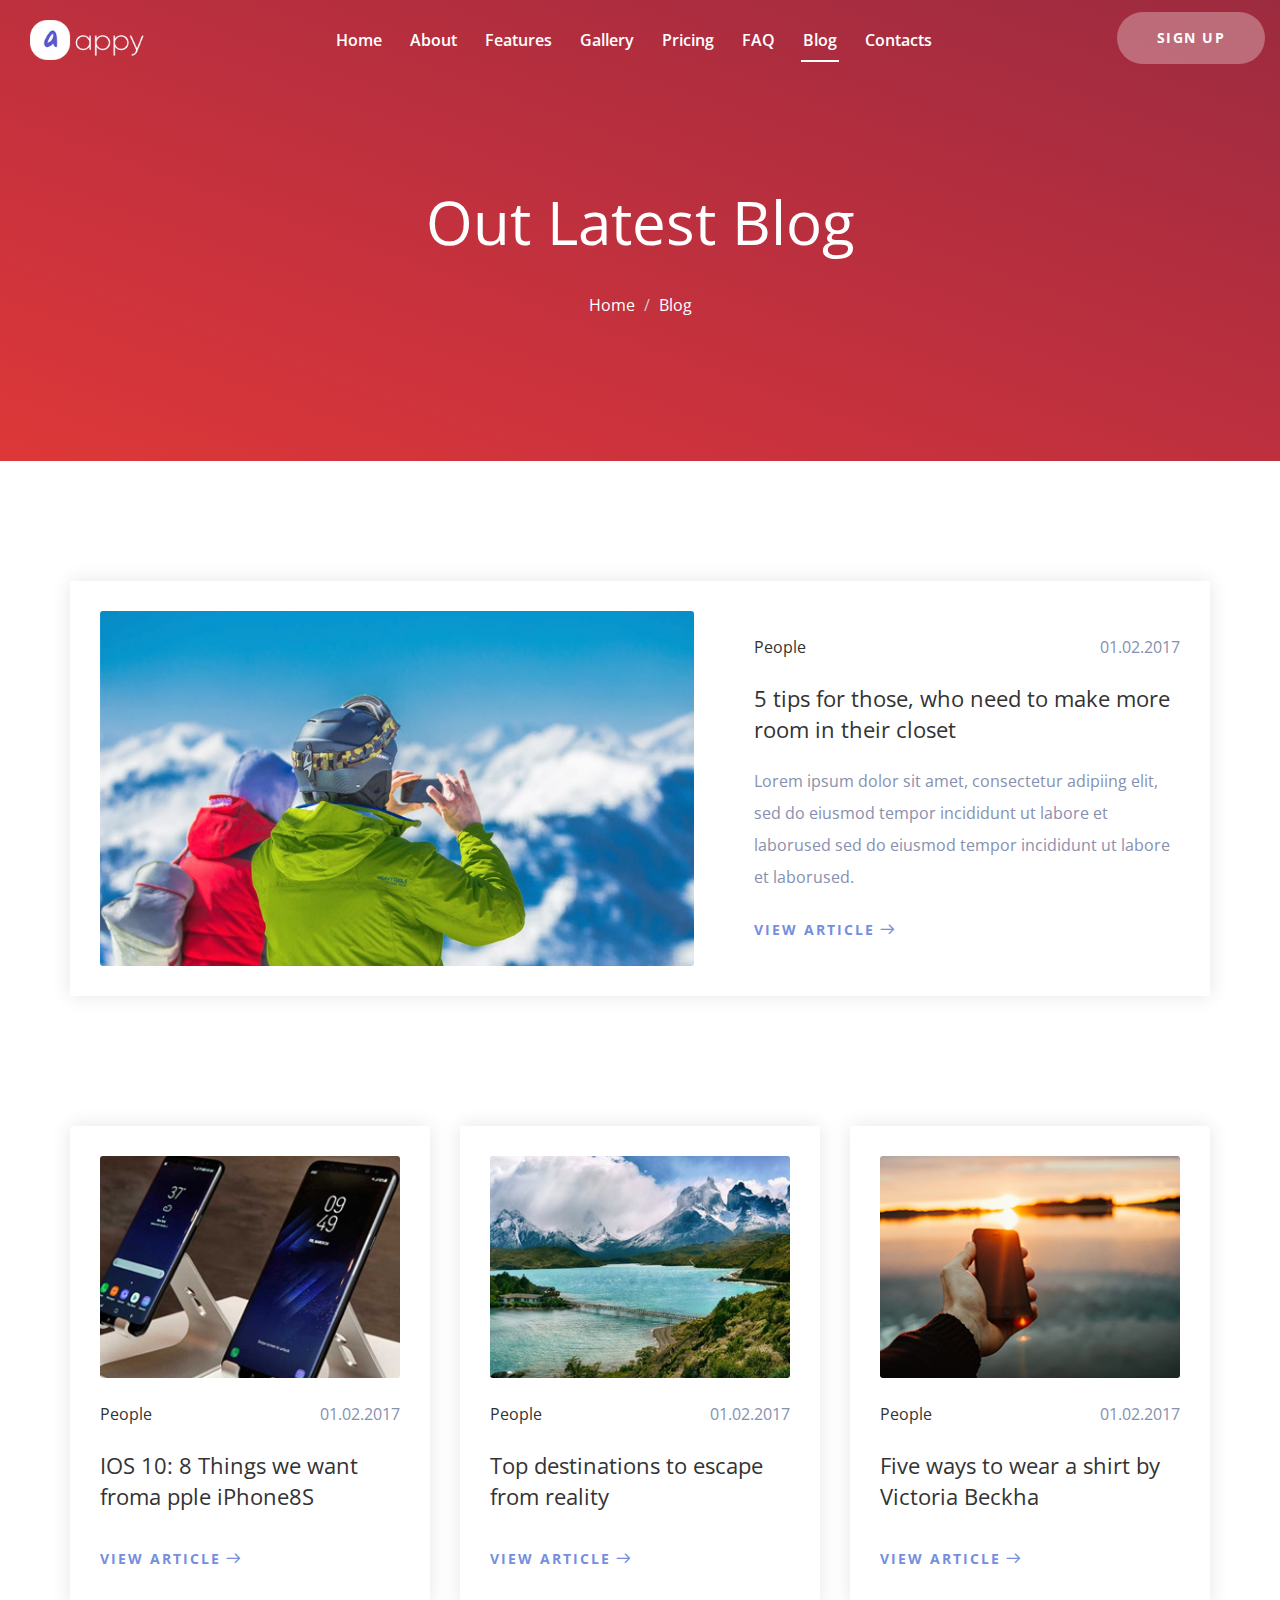
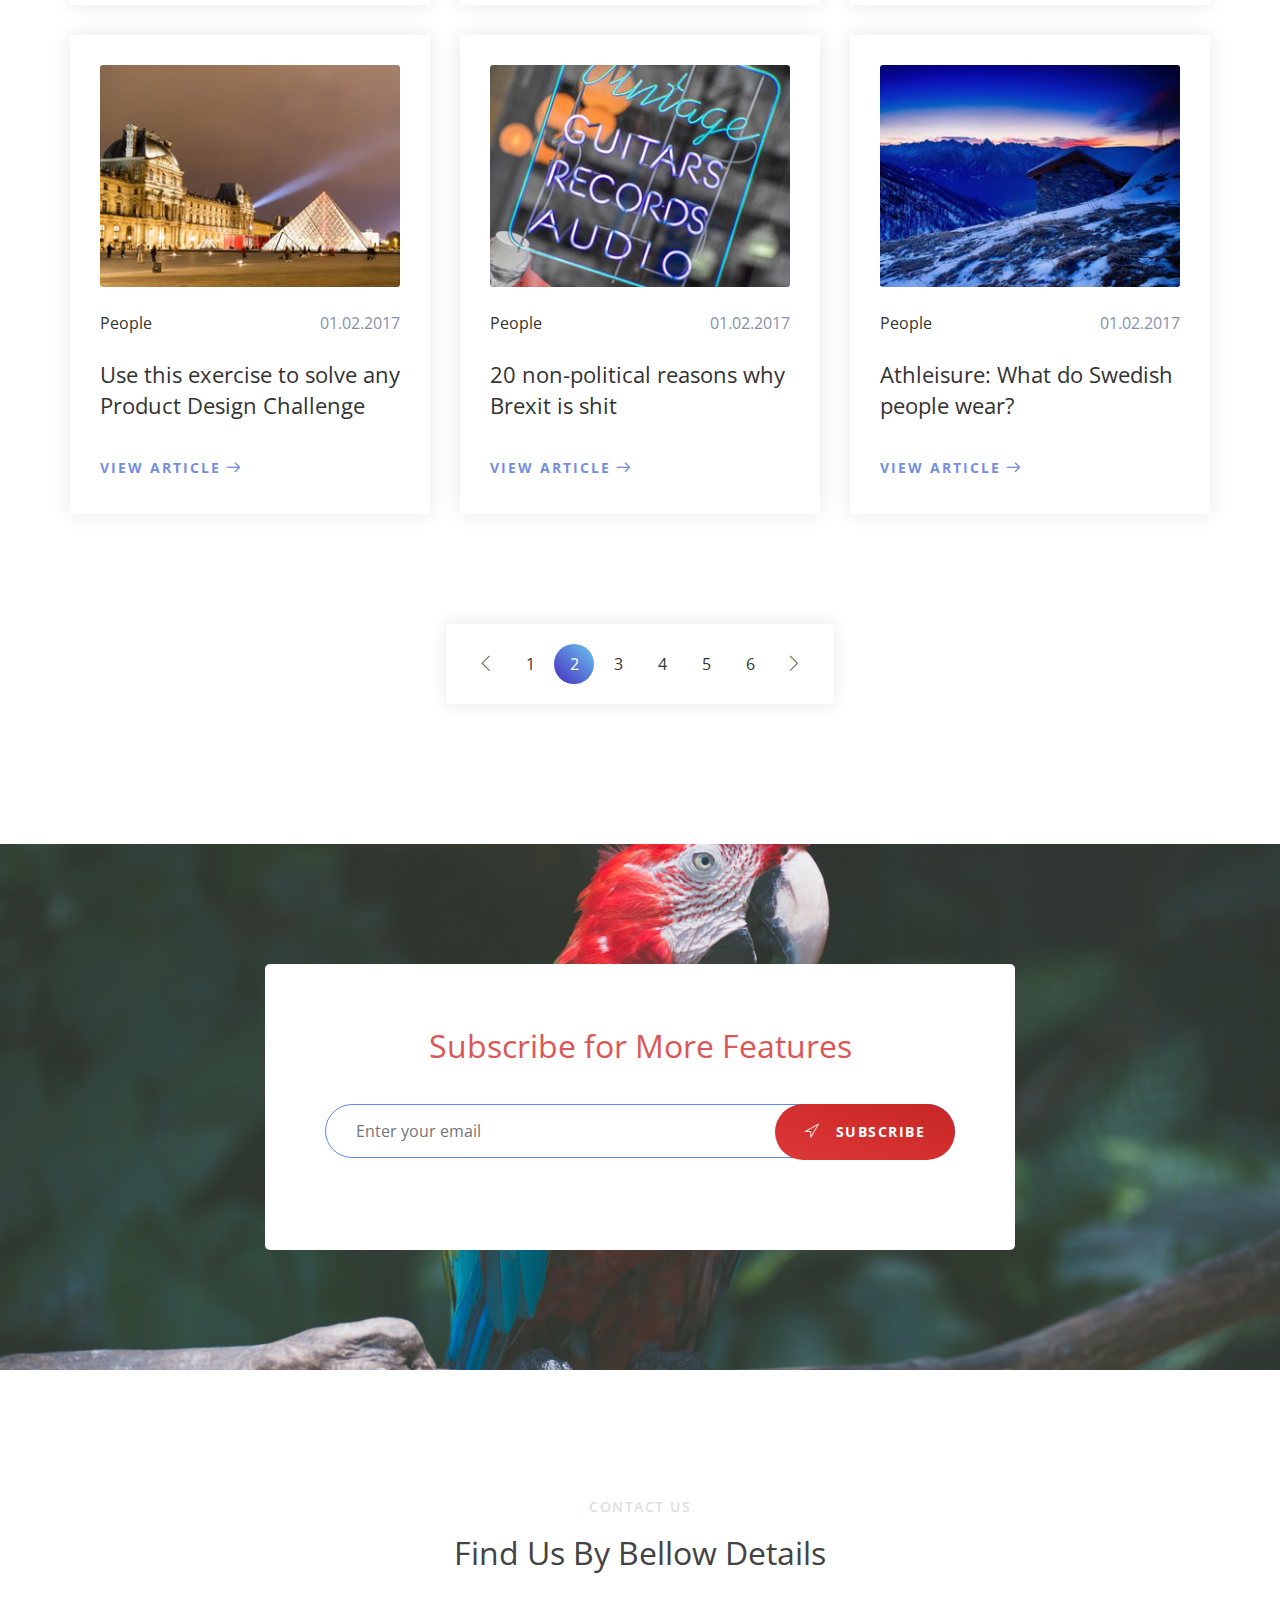
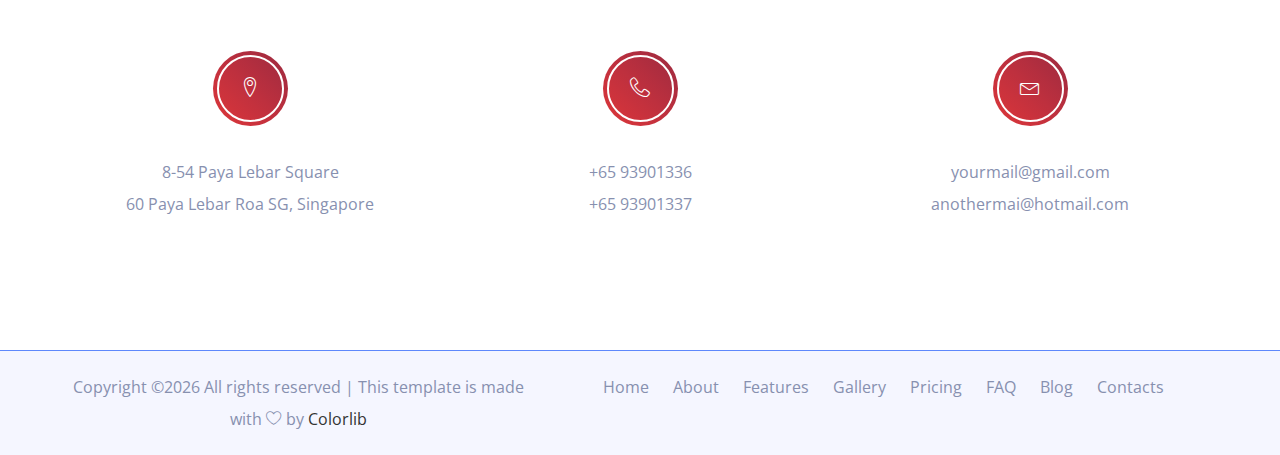
<file: blog.html>
<!doctype html>
<html class="no-js" lang="zxx">

<head>
    <meta charset="utf-8">
    <meta name="author" content="Ashekur Rahman">
    <meta name="description" content="">
    <meta name="keywords" content="HTML,CSS,XML,JavaScript">
    <meta http-equiv="x-ua-compatible" content="ie=edge">
    <meta name="viewport" content="width=device-width, initial-scale=1.0">
    <!-- Title -->
    <title>Appy App Landing Template.</title>
    <!-- Place favicon.ico in the root directory -->
    <link rel="apple-touch-icon" href="images/apple-touch-icon.png">
    <link rel="shortcut icon" type="image/ico" href="images/favicon.ico" />
    <!-- Plugin-CSS -->
    <link rel="stylesheet" href="css/bootstrap.min.css">
    <link rel="stylesheet" href="css/owl.carousel.min.css">
    <link rel="stylesheet" href="css/linearicons.css">
    <link rel="stylesheet" href="css/magnific-popup.css">
    <link rel="stylesheet" href="css/animate.css">
    <!-- Main-Stylesheets -->
    <link rel="stylesheet" href="css/normalize.css">
    <link rel="stylesheet" href="style.css">
    <link rel="stylesheet" href="css/responsive.css">
    <script src="js/vendor/modernizr-2.8.3.min.js"></script>
    <!--[if lt IE 9]>
        <script src="//oss.maxcdn.com/html5shiv/3.7.2/html5shiv.min.js"></script>
        <script src="//oss.maxcdn.com/respond/1.4.2/respond.min.js"></script>
    <![endif]-->
</head>

<body data-spy="scroll" data-target=".mainmenu-area">
    <!-- Preloader-content -->
    <div class="preloader">
        <span><i class="lnr lnr-sun"></i></span>
    </div>
    <!-- MainMenu-Area -->
    <nav class="mainmenu-area" data-spy="affix" data-offset-top="200">
        <div class="container-fluid">
            <div class="navbar-header">
                <button type="button" class="navbar-toggle" data-toggle="collapse" data-target="#primary_menu">
                    <span class="icon-bar"></span>
                    <span class="icon-bar"></span>
                    <span class="icon-bar"></span>
                </button>
                <a class="navbar-brand" href="#"><img src="images/logo.png" alt="Logo"></a>
            </div>
            <div class="collapse navbar-collapse" id="primary_menu">
                <ul class="nav navbar-nav mainmenu">
                    <li><a href="index.html#home_page">Home</a></li>
                    <li><a href="index.html#about_page">About</a></li>
                    <li><a href="index.html#features_page">Features</a></li>
                    <li><a href="index.html#gallery_page">Gallery</a></li>
                    <li><a href="index.html#price_page">Pricing</a></li>
                    <li><a href="index.html#questions_page">FAQ</a></li>
                    <li class="active"><a href="blog.html">Blog</a></li>
                    <li><a href="index.html#contact_page">Contacts</a></li>
                </ul>
                <div class="right-button hidden-xs">
                    <a href="#">Sign Up</a>
                </div>
            </div>
        </div>
    </nav>
    <!-- MainMenu-Area-End -->

    <header class="site-header">
        <div class="container">
            <div class="row">
                <div class="col-xs-12 text-center">
                    <h1 class="white-color">Out Latest Blog</h1>
                    <ul class="breadcrumb">
                        <li><a href="index.html">Home</a></li>
                        <li>Blog</li>
                    </ul>
                </div>
            </div>
        </div>
    </header>
    <div class="section-padding">
        <div class="container">
            <div class="row">
                <div class="col-xs-12">
                    <article class="post-single sticky">
                        <figure class="post-media">
                            <img src="images/sticky-image.jpg" alt="">
                        </figure>
                        <div class="post-body">
                            <div class="post-meta">
                                <div class="post-tags"><a href="#">People</a></div>
                                <div class="post-date">01.02.2017</div>
                            </div>
                            <h4 class="dark-color"><a href="single.html">5 tips for those, who need to make more room in their closet</a></h4>
                            <p>Lorem ipsum dolor sit amet, consectetur adipiing elit, sed do eiusmod tempor incididunt ut labore et laborused sed do eiusmod tempor incididunt ut labore et laborused.</p>
                            <a href="single.html" class="read-more">View Article</a>
                        </div>
                    </article>
                    <div class="space-100"></div>
                </div>
            </div>
            <div class="row">
                <div class="col-xs-12 col-sm-6 col-md-4">
                    <article class="post-single">
                        <figure class="post-media">
                            <img src="images/blog-1.jpg" alt="">
                        </figure>
                        <div class="post-body">
                            <div class="post-meta">
                                <div class="post-tags"><a href="#">People</a></div>
                                <div class="post-date">01.02.2017</div>
                            </div>
                            <h4 class="dark-color"><a href="single.html">IOS 10: 8 Things we want froma pple iPhone8S</a></h4>
                            <a href="single.html" class="read-more">View Article</a>
                        </div>
                    </article>
                </div>
                <div class="col-xs-12 col-sm-6 col-md-4">
                    <article class="post-single">
                        <figure class="post-media">
                            <img src="images/blog-2.jpg" alt="">
                        </figure>
                        <div class="post-body">
                            <div class="post-meta">
                                <div class="post-tags"><a href="#">People</a></div>
                                <div class="post-date">01.02.2017</div>
                            </div>
                            <h4 class="dark-color"><a href="single.html">Top destinations to escape from reality</a></h4>
                            <a href="single.html" class="read-more">View Article</a>
                        </div>
                    </article>
                </div>
                <div class="col-xs-12 col-sm-6 col-md-4">
                    <article class="post-single">
                        <figure class="post-media">
                            <img src="images/blog-3.jpg" alt="">
                        </figure>
                        <div class="post-body">
                            <div class="post-meta">
                                <div class="post-tags"><a href="#">People</a></div>
                                <div class="post-date">01.02.2017</div>
                            </div>
                            <h4 class="dark-color"><a href="single.html">Five ways to wear a shirt by Victoria Beckha</a></h4>
                            <a href="single.html" class="read-more">View Article</a>
                        </div>
                    </article>
                </div>
                <div class="col-xs-12 col-sm-6 col-md-4">
                    <article class="post-single">
                        <figure class="post-media">
                            <img src="images/blog-4.jpg" alt="">
                        </figure>
                        <div class="post-body">
                            <div class="post-meta">
                                <div class="post-tags"><a href="#">People</a></div>
                                <div class="post-date">01.02.2017</div>
                            </div>
                            <h4 class="dark-color"><a href="single.html">Use this exercise to solve any Product Design Challenge</a></h4>
                            <a href="single.html" class="read-more">View Article</a>
                        </div>
                    </article>
                </div>
                <div class="col-xs-12 col-sm-6 col-md-4">
                    <article class="post-single">
                        <figure class="post-media">
                            <img src="images/blog-5.jpg" alt="">
                        </figure>
                        <div class="post-body">
                            <div class="post-meta">
                                <div class="post-tags"><a href="#">People</a></div>
                                <div class="post-date">01.02.2017</div>
                            </div>
                            <h4 class="dark-color"><a href="single.html">20 non-political reasons why Brexit is shit</a></h4>
                            <a href="single.html" class="read-more">View Article</a>
                        </div>
                    </article>
                </div>
                <div class="col-xs-12 col-sm-6 col-md-4">
                    <article class="post-single">
                        <figure class="post-media">
                            <img src="images/blog-6.jpg" alt="">
                        </figure>
                        <div class="post-body">
                            <div class="post-meta">
                                <div class="post-tags"><a href="#">People</a></div>
                                <div class="post-date">01.02.2017</div>
                            </div>
                            <h4 class="dark-color"><a href="single.html">Athleisure: What do Swedish people wear?</a></h4>
                            <a href="single.html" class="read-more">View Article</a>
                        </div>
                    </article>
                </div>
            </div>
            <div class="row">
                <div class="col-xs-12">
                    <div class="pagination">
                        <div class="nav-links">
                            <a href="#" class="prev page-numbers"><i class="lnr lnr-chevron-left"></i></a>
                            <a href="#" class="page-numbers">1</a>
                            <span class="page-numbers current">2</span>
                            <a href="#" class="page-numbers">3</a>
                            <a href="#" class="page-numbers">4</a>
                            <a href="#" class="page-numbers">5</a>
                            <a href="#" class="page-numbers">6</a>
                            <a href="#" class="next page-numbers"><i class="lnr lnr-chevron-right"></i></a>
                        </div>
                    </div>
                </div>
            </div>
        </div>
    </div>
    <!-- Subscribe-Form -->
    <div class="subscribe-area section-padding">
        <div class="container">
            <div class="row">
                <div class="col-xs-12 col-sm-8 col-sm-offset-2">
                    <div class="subscribe-form text-center">
                        <h3 class="blue-color">Subscribe for More Features</h3>
                        <div class="space-20"></div>
                        <form id="mc-form">
                            <input type="email" class="control" placeholder="Enter your email" required="required" id="mc-email">
                            <button class="bttn-white active" type="submit"><span class="lnr lnr-location"></span> Subscribe</button>
                            <label class="mt10" for="mc-email"></label>
                        </form>
                    </div>
                </div>
            </div>
        </div>
    </div>
    <!-- Subscribe-Form-Area -->
    <!-- Footer-Area -->
    <footer class="footer-area" id="contact_page">
        <div class="section-padding">
            <div class="container">
                <div class="row">
                    <div class="col-xs-12">
                        <div class="page-title text-center">
                            <h5 class="title">Contact US</h5>
                            <h3 class="dark-color">Find Us By Bellow Details</h3>
                            <div class="space-60"></div>
                        </div>
                    </div>
                </div>
                <div class="row">
                    <div class="col-xs-12 col-sm-4">
                        <div class="footer-box">
                            <div class="box-icon">
                                <span class="lnr lnr-map-marker"></span>
                            </div>
                            <p>8-54 Paya Lebar Square <br /> 60 Paya Lebar Roa SG, Singapore</p>
                        </div>
                        <div class="space-30 hidden visible-xs"></div>
                    </div>
                    <div class="col-xs-12 col-sm-4">
                        <div class="footer-box">
                            <div class="box-icon">
                                <span class="lnr lnr-phone-handset"></span>
                            </div>
                            <p>+65 93901336 <br /> +65 93901337</p>
                        </div>
                        <div class="space-30 hidden visible-xs"></div>
                    </div>
                    <div class="col-xs-12 col-sm-4">
                        <div class="footer-box">
                            <div class="box-icon">
                                <span class="lnr lnr-envelope"></span>
                            </div>
                            <p>yourmail@gmail.com <br /> anothermai@hotmail.com
                            </p>
                        </div>
                    </div>
                </div>
            </div>
        </div>
        <!-- Footer-Bootom -->
        <div class="footer-bottom">
            <div class="container">
                <div class="row">
                    <div class="col-xs-12 col-md-5">

                        <!-- Link back to Colorlib can't be removed. Template is licensed under CC BY 3.0. -->
            <span>Copyright &copy;<script>document.write(new Date().getFullYear());</script> All rights reserved | This template is made with <i class="lnr lnr-heart" aria-hidden="true"></i> by <a href="https://colorlib.com" target="_blank">Colorlib</a></span>
            <!-- Link back to Colorlib can't be removed. Template is licensed under CC BY 3.0. -->
                        <div class="space-30 hidden visible-xs"></div>
                    </div>
                    <div class="col-xs-12 col-md-7">
                        <div class="footer-menu">
                            <ul>
                                <li class="active"><a href="index.html#home_page">Home</a></li>
                                <li><a href="index.html#about_page">About</a></li>
                                <li><a href="index.html#features_page">Features</a></li>
                                <li><a href="index.html#gallery_page">Gallery</a></li>
                                <li><a href="index.html#price_page">Pricing</a></li>
                                <li><a href="index.html#questions_page">FAQ</a></li>
                                <li><a href="blog.html">Blog</a></li>
                                <li><a href="index.html#contact_page">Contacts</a></li>
                            </ul>
                        </div>
                    </div>
                </div>
            </div>
        </div>
        <!-- Footer-Bootom-End -->
    </footer>
    <!-- Footer-Area-End -->
    <!--Vendor-JS-->
    <script src="js/vendor/jquery-1.12.4.min.js"></script>
    <script src="js/vendor/jquery-ui.js"></script>
    <script src="js/vendor/bootstrap.min.js"></script>
    <!--Plugin-JS-->
    <script src="js/owl.carousel.min.js"></script>
    <script src="js/contact-form.js"></script>
    <script src="js/ajaxchimp.js"></script>
    <script src="js/scrollUp.min.js"></script>
    <script src="js/magnific-popup.min.js"></script>
    <script src="js/wow.min.js"></script>
    <!--Main-active-JS-->
    <script src="js/main.js"></script>
</body>

</html>
</file>
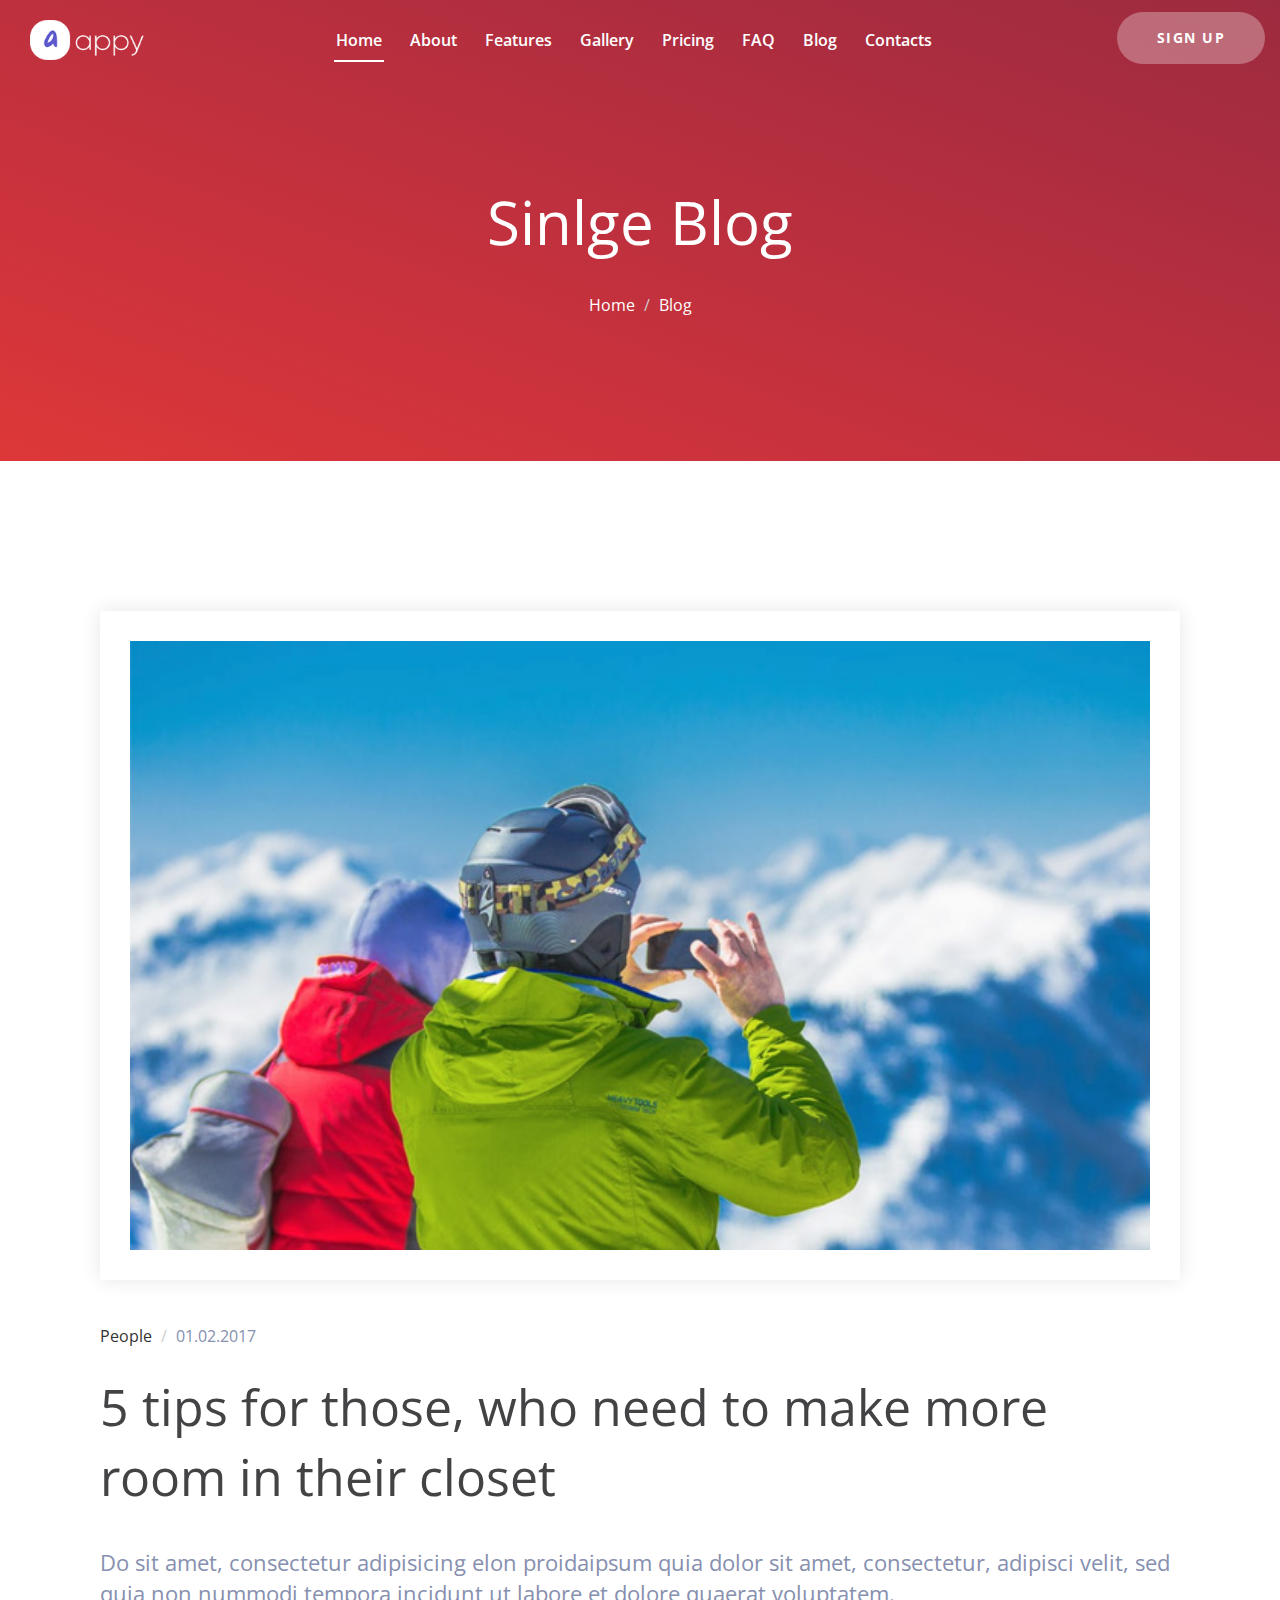
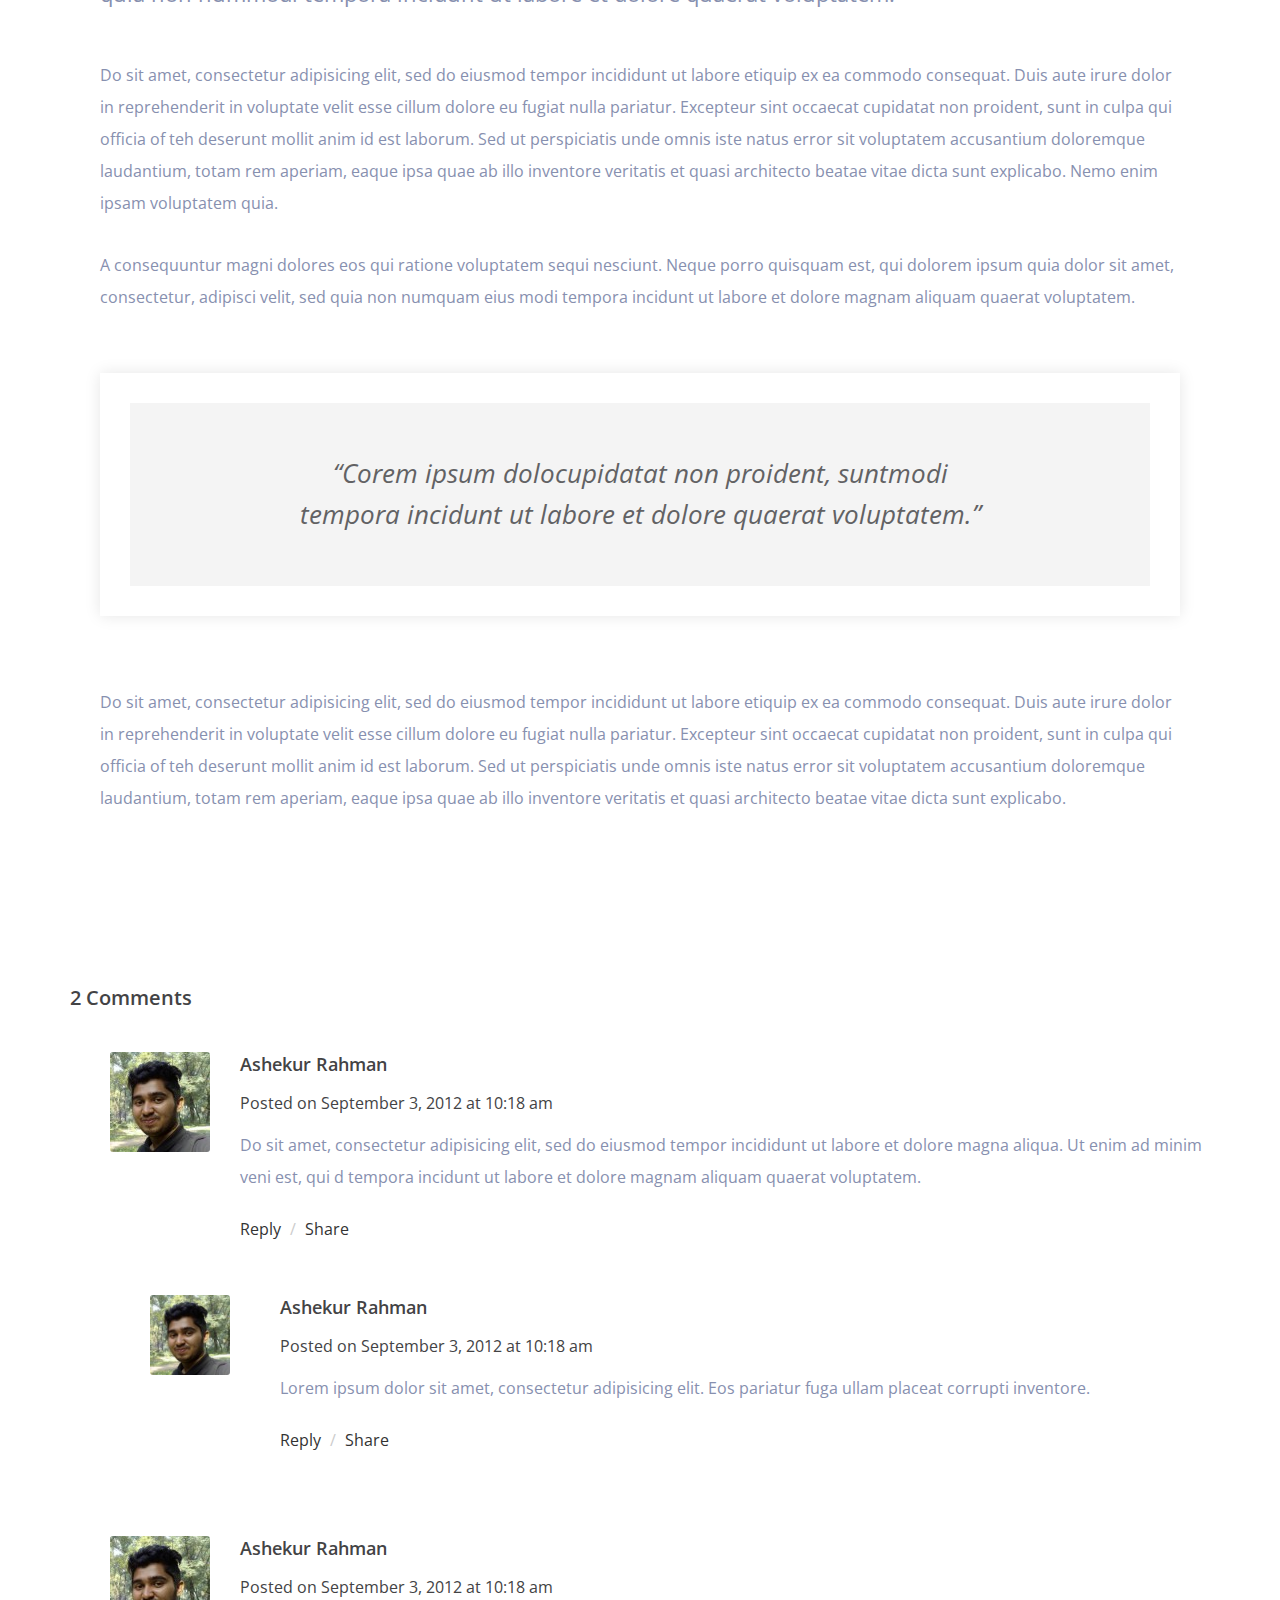
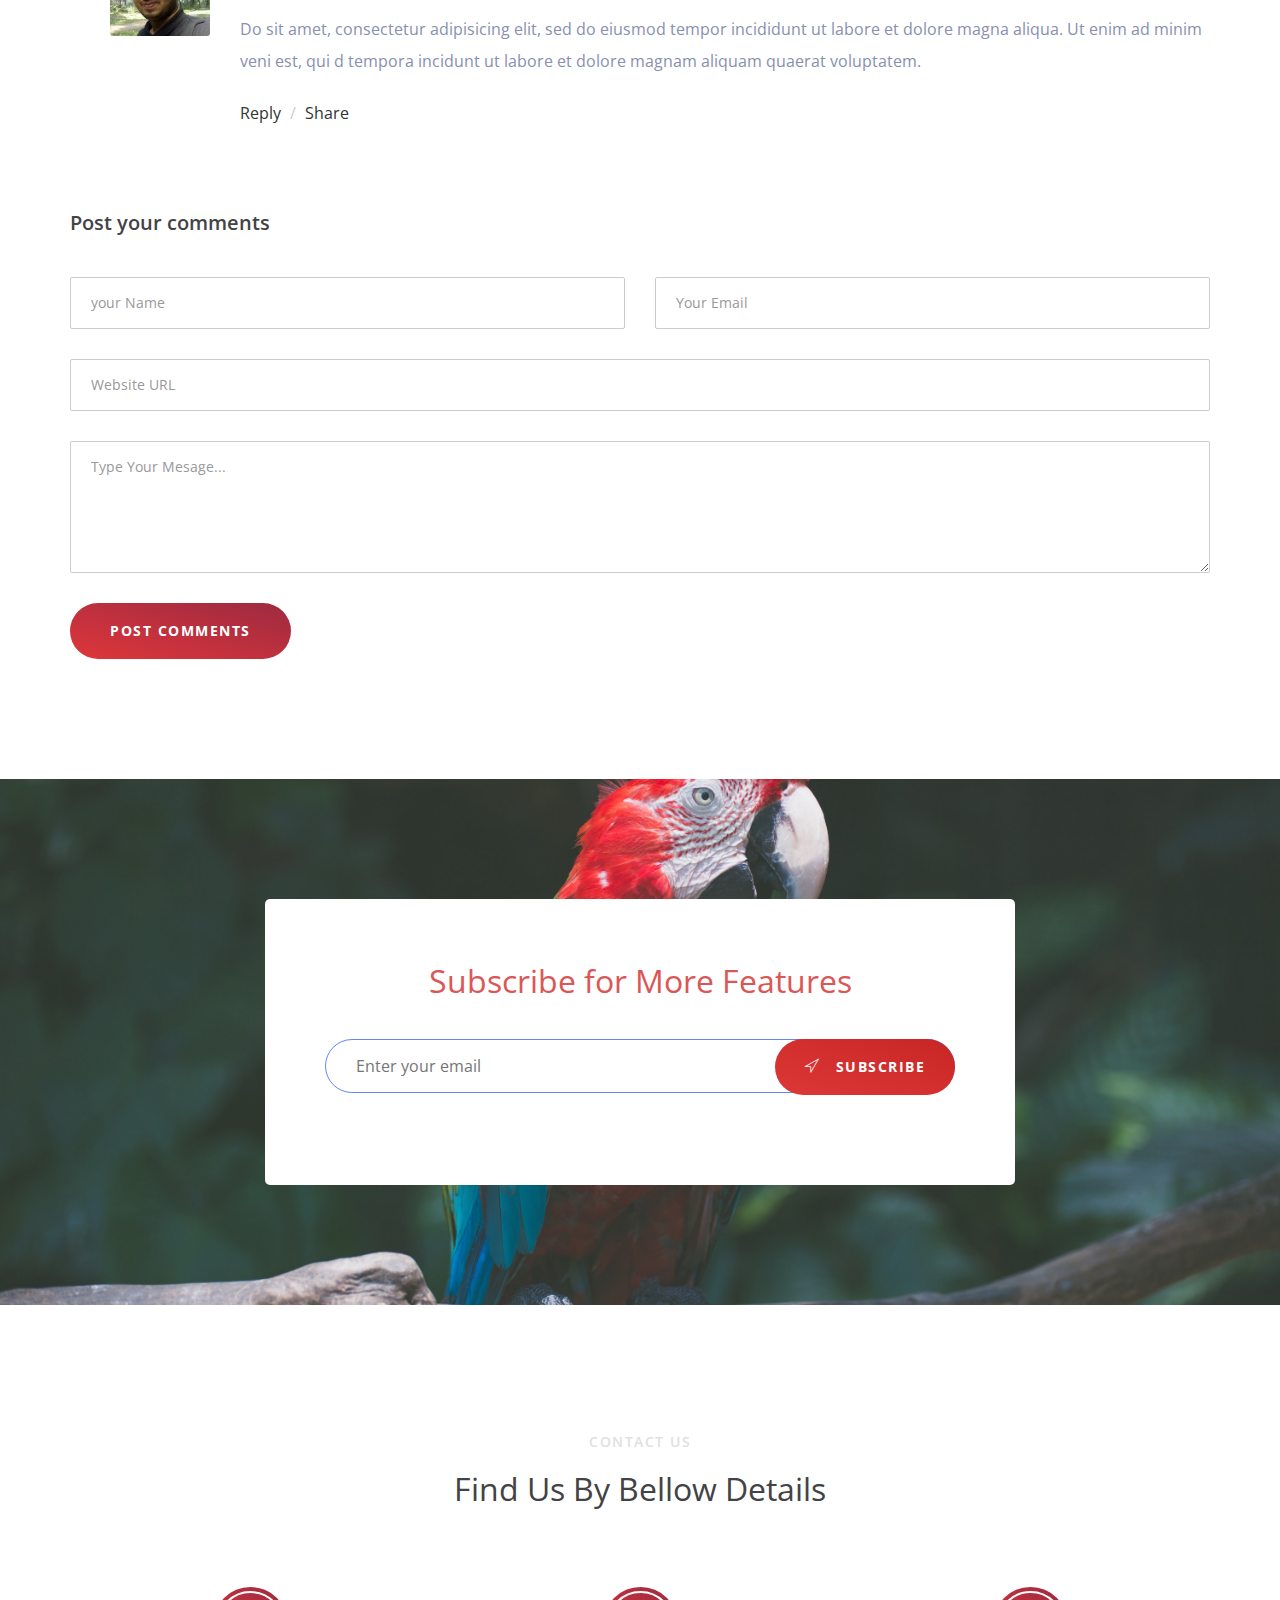
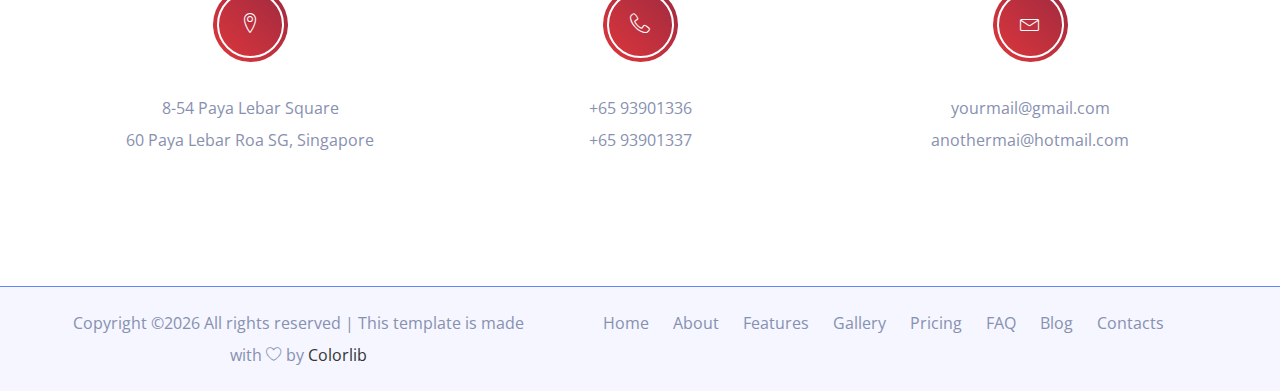
<file: single.html>
<!doctype html>
<html class="no-js" lang="zxx">

<head>
    <meta charset="utf-8">
    <meta name="author" content="Ashekur Rahman">
    <meta name="description" content="">
    <meta name="keywords" content="HTML,CSS,XML,JavaScript">
    <meta http-equiv="x-ua-compatible" content="ie=edge">
    <meta name="viewport" content="width=device-width, initial-scale=1.0">
    <!-- Title -->
    <title>Appy | Single Blog Page</title>
    <!-- Place favicon.ico in the root directory -->
    <link rel="apple-touch-icon" href="images/apple-touch-icon.png">
    <link rel="shortcut icon" type="image/ico" href="images/favicon.ico" />
    <!-- Plugin-CSS -->
    <link rel="stylesheet" href="css/bootstrap.min.css">
    <link rel="stylesheet" href="css/owl.carousel.min.css">
    <link rel="stylesheet" href="css/linearicons.css">
    <link rel="stylesheet" href="css/magnific-popup.css">
    <link rel="stylesheet" href="css/animate.css">
    <!-- Main-Stylesheets -->
    <link rel="stylesheet" href="css/normalize.css">
    <link rel="stylesheet" href="style.css">
    <link rel="stylesheet" href="css/responsive.css">
    <script src="js/vendor/modernizr-2.8.3.min.js"></script>
    <!--[if lt IE 9]>
        <script src="//oss.maxcdn.com/html5shiv/3.7.2/html5shiv.min.js"></script>
        <script src="//oss.maxcdn.com/respond/1.4.2/respond.min.js"></script>
    <![endif]-->
</head>

<body class="single-post" data-spy="scroll" data-target=".mainmenu-area">
    <!-- Preloader-content -->
    <div class="preloader">
        <span><i class="lnr lnr-sun"></i></span>
    </div>
    <!-- MainMenu-Area -->
    <nav class="mainmenu-area" data-spy="affix" data-offset-top="200">
        <div class="container-fluid">
            <div class="navbar-header">
                <button type="button" class="navbar-toggle" data-toggle="collapse" data-target="#primary_menu">
                    <span class="icon-bar"></span>
                    <span class="icon-bar"></span>
                    <span class="icon-bar"></span>
                </button>
                <a class="navbar-brand" href="#"><img src="images/logo.png" alt="Logo"></a>
            </div>
            <div class="collapse navbar-collapse" id="primary_menu">
                <ul class="nav navbar-nav mainmenu">
                    <li class="active"><a href="index.html#home_page">Home</a></li>
                    <li><a href="index.html#about_page">About</a></li>
                    <li><a href="index.html#features_page">Features</a></li>
                    <li><a href="index.html#gallery_page">Gallery</a></li>
                    <li><a href="index.html#price_page">Pricing</a></li>
                    <li><a href="index.html#questions_page">FAQ</a></li>
                    <li><a href="blog.html">Blog</a></li>
                    <li><a href="index.html#contact_page">Contacts</a></li>
                </ul>
                <div class="right-button hidden-xs">
                    <a href="#">Sign Up</a>
                </div>
            </div>
        </div>
    </nav>
    <!-- MainMenu-Area-End -->

    <header class="site-header">
        <div class="container">
            <div class="row">
                <div class="col-xs-12 text-center">
                    <h1 class="white-color">Sinlge Blog</h1>
                    <ul class="breadcrumb">
                        <li><a href="index.html">Home</a></li>
                        <li>Blog</li>
                    </ul>
                </div>
            </div>
        </div>
    </header>
    <div class="section-padding">
        <div class="container">
            <div class="row">
                <div class="col-xs-12">
                    <article class="post-single">
                        <figure class="post-media">
                            <img src="images/sticky-image.jpg" alt="">
                        </figure>
                        <div class="post-body">
                            <ul class="breadcrumb">
                                <li><a href="#">People</a></li>
                                <li>01.02.2017</li>
                            </ul>
                            <h2 class="dark-color">5 tips for those, who need to make more room in their closet</h2>
                            <div class="space-20"></div>
                            <h4>Do sit amet, consectetur adipisicing elon proidaipsum quia dolor sit amet, consectetur, adipisci velit, sed quia non nummodi tempora incidunt ut labore et dolore quaerat voluptatem.</h4>
                            <div class="space-30"></div>
                            <p>Do sit amet, consectetur adipisicing elit, sed do eiusmod tempor incididunt ut labore etiquip ex ea commodo consequat. Duis aute irure dolor in reprehenderit in voluptate velit esse cillum dolore eu fugiat nulla pariatur. Excepteur sint occaecat cupidatat non proident, sunt in culpa qui officia of teh deserunt mollit anim id est laborum. Sed ut perspiciatis unde omnis iste natus error sit voluptatem accusantium doloremque laudantium, totam rem aperiam, eaque ipsa quae ab illo inventore veritatis et quasi architecto beatae vitae dicta sunt explicabo. Nemo enim ipsam voluptatem quia.</p>
                            <div class="space-20"></div>
                            <p>A consequuntur magni dolores eos qui ratione voluptatem sequi nesciunt. Neque porro quisquam est, qui dolorem ipsum quia dolor sit amet, consectetur, adipisci velit, sed quia non numquam eius modi tempora incidunt ut labore et dolore magnam aliquam quaerat voluptatem.</p>
                            <div class="space-50"></div>
                            <blockquote>“Corem ipsum dolocupidatat non proident, suntmodi tempora incidunt ut labore et dolore quaerat voluptatem.”</blockquote>
                            <div class="space-50"></div>
                            <p>Do sit amet, consectetur adipisicing elit, sed do eiusmod tempor incididunt ut labore etiquip ex ea commodo consequat. Duis aute irure dolor in reprehenderit in voluptate velit esse cillum dolore eu fugiat nulla pariatur. Excepteur sint occaecat cupidatat non proident, sunt in culpa qui officia of teh deserunt mollit anim id est laborum. Sed ut perspiciatis unde omnis iste natus error sit voluptatem accusantium doloremque laudantium, totam rem aperiam, eaque ipsa quae ab illo inventore veritatis et quasi architecto beatae vitae dicta sunt explicabo.</p>
                        </div>
                    </article>
                    <div class="space-100"></div>
                    <div id="comments" class="comments-area">
                        <h3 class="comment-heading">2 Comments</h3>
                        <ul class="comments-list">
                            <li>
                                <article class="comment">
                                    <figure class="comment-pic">
                                        <img alt="" src="images/comment-image.jpeg">
                                    </figure>
                                    <div class="comment-content">
                                        <div class="comment-header">
                                            <h4>Ashekur Rahman</h4>
                                            <p class="comment-date">Posted on September 3, 2012 at 10:18 am </p>
                                        </div>
                                        <p>Do sit amet, consectetur adipisicing elit, sed do eiusmod tempor incididunt ut labore et dolore magna aliqua. Ut enim ad minim veni est, qui d tempora incidunt ut labore et dolore magnam aliquam quaerat voluptatem.</p>
                                        <ul class="breadcrumb">
                                            <li><a href="#">Reply</a></li>
                                            <li><a href="#">Share</a></li>
                                        </ul>
                                    </div>
                                </article>
                                <ul>
                                    <li>
                                        <article class="comment">
                                            <figure class="comment-pic">
                                                <img alt="" src="images/comment-image.jpeg">
                                            </figure>
                                            <div class="comment-content">
                                                <div class="comment-header">
                                                    <h4>Ashekur Rahman</h4>
                                                    <p class="comment-date">Posted on September 3, 2012 at 10:18 am </p>
                                                </div>
                                                <p>Lorem ipsum dolor sit amet, consectetur adipisicing elit. Eos pariatur fuga ullam placeat corrupti inventore.</p>
                                                <ul class="breadcrumb">
                                                    <li><a href="#">Reply</a></li>
                                                    <li><a href="#">Share</a></li>
                                                </ul>
                                            </div>
                                        </article>
                                    </li>
                                </ul>
                            </li>
                            <li>
                                <article class="comment">
                                    <figure class="comment-pic">
                                        <img alt="" src="images/comment-image.jpeg">
                                    </figure>
                                    <div class="comment-content">
                                        <div class="comment-header">
                                            <h4>Ashekur Rahman</h4>
                                            <p class="comment-date">Posted on September 3, 2012 at 10:18 am </p>
                                        </div>
                                        <p>Do sit amet, consectetur adipisicing elit, sed do eiusmod tempor incididunt ut labore et dolore magna aliqua. Ut enim ad minim veni est, qui d tempora incidunt ut labore et dolore magnam aliquam quaerat voluptatem.</p>
                                        <ul class="breadcrumb">
                                            <li><a href="#">Reply</a></li>
                                            <li><a href="#">Share</a></li>
                                        </ul>
                                    </div>
                                </article>
                            </li>
                        </ul>
                        <div class="comment-respond">
                            <h4>Post your comments</h4>
                            <form action="#" class="comment-form">
                                <div class="form-double">
                                    <div class="box">
                                        <input type="text" class="form-control" placeholder="your Name">
                                        <div class="space-30"></div>
                                    </div>
                                    <div class="box last">
                                        <input type="email" class="form-control" placeholder="Your Email">
                                        <div class="space-30"></div>
                                    </div>
                                </div>
                                <input type="text" class="form-control" placeholder="Website URL">
                                <div class="space-30"></div>
                                <textarea name="comment" id="comment" rows="5" class="form-control" placeholder="Type Your Mesage..."></textarea>
                                <div class="space-30"></div>
                                <button type="submit" class="bttn-default">Post Comments</button>
                            </form>
                        </div>
                    </div>
                </div>
            </div>
        </div>
    </div>
    <!-- Subscribe-Form -->
    <div class="subscribe-area section-padding">
        <div class="container">
            <div class="row">
                <div class="col-xs-12 col-sm-8 col-sm-offset-2">
                    <div class="subscribe-form text-center">
                        <h3 class="blue-color">Subscribe for More Features</h3>
                        <div class="space-20"></div>
                        <form id="mc-form">
                            <input type="email" class="control" placeholder="Enter your email" required="required" id="mc-email">
                            <button class="bttn-white active" type="submit"><span class="lnr lnr-location"></span> Subscribe</button>
                            <label class="mt10" for="mc-email"></label>
                        </form>
                    </div>
                </div>
            </div>
        </div>
    </div>
    <!-- Subscribe-Form-Area -->
    <!-- Footer-Area -->
    <footer class="footer-area" id="contact_page">
        <div class="section-padding">
            <div class="container">
                <div class="row">
                    <div class="col-xs-12">
                        <div class="page-title text-center">
                            <h5 class="title">Contact US</h5>
                            <h3 class="dark-color">Find Us By Bellow Details</h3>
                            <div class="space-60"></div>
                        </div>
                    </div>
                </div>
                <div class="row">
                    <div class="col-xs-12 col-sm-4">
                        <div class="footer-box">
                            <div class="box-icon">
                                <span class="lnr lnr-map-marker"></span>
                            </div>
                            <p>8-54 Paya Lebar Square <br /> 60 Paya Lebar Roa SG, Singapore</p>
                        </div>
                        <div class="space-30 hidden visible-xs"></div>
                    </div>
                    <div class="col-xs-12 col-sm-4">
                        <div class="footer-box">
                            <div class="box-icon">
                                <span class="lnr lnr-phone-handset"></span>
                            </div>
                            <p>+65 93901336 <br /> +65 93901337</p>
                        </div>
                        <div class="space-30 hidden visible-xs"></div>
                    </div>
                    <div class="col-xs-12 col-sm-4">
                        <div class="footer-box">
                            <div class="box-icon">
                                <span class="lnr lnr-envelope"></span>
                            </div>
                            <p>yourmail@gmail.com <br /> anothermai@hotmail.com
                            </p>
                        </div>
                    </div>
                </div>
            </div>
        </div>
        <!-- Footer-Bootom -->
        <div class="footer-bottom">
            <div class="container">
                <div class="row">
                    <div class="col-xs-12 col-md-5">
                        <!-- Link back to Colorlib can't be removed. Template is licensed under CC BY 3.0. -->
            <span>Copyright &copy;<script>document.write(new Date().getFullYear());</script> All rights reserved | This template is made with <i class="lnr lnr-heart" aria-hidden="true"></i> by <a href="https://colorlib.com" target="_blank">Colorlib</a></span>
            <!-- Link back to Colorlib can't be removed. Template is licensed under CC BY 3.0. -->
                        <div class="space-30 hidden visible-xs"></div>
                    </div>
                    <div class="col-xs-12 col-md-7">
                        <div class="footer-menu">
                            <ul>
                                <li><a href="index.html#home_page">Home</a></li>
                                <li><a href="index.html#about_page">About</a></li>
                                <li><a href="index.html#features_page">Features</a></li>
                                <li><a href="index.html#gallery_page">Gallery</a></li>
                                <li><a href="index.html#price_page">Pricing</a></li>
                                <li><a href="index.html#questions_page">FAQ</a></li>
                                <li><a href="blog.html">Blog</a></li>
                                <li><a href="index.html#contact_page">Contacts</a></li>
                            </ul>
                        </div>
                    </div>
                </div>
            </div>
        </div>
        <!-- Footer-Bootom-End -->
    </footer>
    <!-- Footer-Area-End -->
    <!--Vendor-JS-->
    <script src="js/vendor/jquery-1.12.4.min.js"></script>
    <script src="js/vendor/jquery-ui.js"></script>
    <script src="js/vendor/bootstrap.min.js"></script>
    <!--Plugin-JS-->
    <script src="js/owl.carousel.min.js"></script>
    <script src="js/contact-form.js"></script>
    <script src="js/ajaxchimp.js"></script>
    <script src="js/scrollUp.min.js"></script>
    <script src="js/magnific-popup.min.js"></script>
    <script src="js/wow.min.js"></script>
    <!--Main-active-JS-->
    <script src="js/main.js"></script>
</body>

</html>
</file>
<file: css/linearicons.css>
@font-face {
	font-family: 'Linearicons-Free';
	src:url('../fonts/Linearicons-Free.eot?w118d');
	src:url('../fonts/Linearicons-Free.eot?#iefixw118d') format('embedded-opentype'),
		url('../fonts/Linearicons-Free.woff2?w118d') format('woff2'),
		url('../fonts/Linearicons-Free.woff?w118d') format('woff'),
		url('../fonts/Linearicons-Free.ttf?w118d') format('truetype'),
		url('../fonts/Linearicons-Free.svg?w118d#Linearicons-Free') format('svg');
	font-weight: normal;
	font-style: normal;
}

.lnr {
	font-family: 'Linearicons-Free';
	speak: none;
	font-style: normal;
	font-weight: normal;
	font-variant: normal;
	text-transform: none;
	line-height: 1;

	/* Better Font Rendering =========== */
	-webkit-font-smoothing: antialiased;
	-moz-osx-font-smoothing: grayscale;
}

.lnr-home:before {
	content: "\e800";
}
.lnr-apartment:before {
	content: "\e801";
}
.lnr-pencil:before {
	content: "\e802";
}
.lnr-magic-wand:before {
	content: "\e803";
}
.lnr-drop:before {
	content: "\e804";
}
.lnr-lighter:before {
	content: "\e805";
}
.lnr-poop:before {
	content: "\e806";
}
.lnr-sun:before {
	content: "\e807";
}
.lnr-moon:before {
	content: "\e808";
}
.lnr-cloud:before {
	content: "\e809";
}
.lnr-cloud-upload:before {
	content: "\e80a";
}
.lnr-cloud-download:before {
	content: "\e80b";
}
.lnr-cloud-sync:before {
	content: "\e80c";
}
.lnr-cloud-check:before {
	content: "\e80d";
}
.lnr-database:before {
	content: "\e80e";
}
.lnr-lock:before {
	content: "\e80f";
}
.lnr-cog:before {
	content: "\e810";
}
.lnr-trash:before {
	content: "\e811";
}
.lnr-dice:before {
	content: "\e812";
}
.lnr-heart:before {
	content: "\e813";
}
.lnr-star:before {
	content: "\e814";
}
.lnr-star-half:before {
	content: "\e815";
}
.lnr-star-empty:before {
	content: "\e816";
}
.lnr-flag:before {
	content: "\e817";
}
.lnr-envelope:before {
	content: "\e818";
}
.lnr-paperclip:before {
	content: "\e819";
}
.lnr-inbox:before {
	content: "\e81a";
}
.lnr-eye:before {
	content: "\e81b";
}
.lnr-printer:before {
	content: "\e81c";
}
.lnr-file-empty:before {
	content: "\e81d";
}
.lnr-file-add:before {
	content: "\e81e";
}
.lnr-enter:before {
	content: "\e81f";
}
.lnr-exit:before {
	content: "\e820";
}
.lnr-graduation-hat:before {
	content: "\e821";
}
.lnr-license:before {
	content: "\e822";
}
.lnr-music-note:before {
	content: "\e823";
}
.lnr-film-play:before {
	content: "\e824";
}
.lnr-camera-video:before {
	content: "\e825";
}
.lnr-camera:before {
	content: "\e826";
}
.lnr-picture:before {
	content: "\e827";
}
.lnr-book:before {
	content: "\e828";
}
.lnr-bookmark:before {
	content: "\e829";
}
.lnr-user:before {
	content: "\e82a";
}
.lnr-users:before {
	content: "\e82b";
}
.lnr-shirt:before {
	content: "\e82c";
}
.lnr-store:before {
	content: "\e82d";
}
.lnr-cart:before {
	content: "\e82e";
}
.lnr-tag:before {
	content: "\e82f";
}
.lnr-phone-handset:before {
	content: "\e830";
}
.lnr-phone:before {
	content: "\e831";
}
.lnr-pushpin:before {
	content: "\e832";
}
.lnr-map-marker:before {
	content: "\e833";
}
.lnr-map:before {
	content: "\e834";
}
.lnr-location:before {
	content: "\e835";
}
.lnr-calendar-full:before {
	content: "\e836";
}
.lnr-keyboard:before {
	content: "\e837";
}
.lnr-spell-check:before {
	content: "\e838";
}
.lnr-screen:before {
	content: "\e839";
}
.lnr-smartphone:before {
	content: "\e83a";
}
.lnr-tablet:before {
	content: "\e83b";
}
.lnr-laptop:before {
	content: "\e83c";
}
.lnr-laptop-phone:before {
	content: "\e83d";
}
.lnr-power-switch:before {
	content: "\e83e";
}
.lnr-bubble:before {
	content: "\e83f";
}
.lnr-heart-pulse:before {
	content: "\e840";
}
.lnr-construction:before {
	content: "\e841";
}
.lnr-pie-chart:before {
	content: "\e842";
}
.lnr-chart-bars:before {
	content: "\e843";
}
.lnr-gift:before {
	content: "\e844";
}
.lnr-diamond:before {
	content: "\e845";
}
.lnr-linearicons:before {
	content: "\e846";
}
.lnr-dinner:before {
	content: "\e847";
}
.lnr-coffee-cup:before {
	content: "\e848";
}
.lnr-leaf:before {
	content: "\e849";
}
.lnr-paw:before {
	content: "\e84a";
}
.lnr-rocket:before {
	content: "\e84b";
}
.lnr-briefcase:before {
	content: "\e84c";
}
.lnr-bus:before {
	content: "\e84d";
}
.lnr-car:before {
	content: "\e84e";
}
.lnr-train:before {
	content: "\e84f";
}
.lnr-bicycle:before {
	content: "\e850";
}
.lnr-wheelchair:before {
	content: "\e851";
}
.lnr-select:before {
	content: "\e852";
}
.lnr-earth:before {
	content: "\e853";
}
.lnr-smile:before {
	content: "\e854";
}
.lnr-sad:before {
	content: "\e855";
}
.lnr-neutral:before {
	content: "\e856";
}
.lnr-mustache:before {
	content: "\e857";
}
.lnr-alarm:before {
	content: "\e858";
}
.lnr-bullhorn:before {
	content: "\e859";
}
.lnr-volume-high:before {
	content: "\e85a";
}
.lnr-volume-medium:before {
	content: "\e85b";
}
.lnr-volume-low:before {
	content: "\e85c";
}
.lnr-volume:before {
	content: "\e85d";
}
.lnr-mic:before {
	content: "\e85e";
}
.lnr-hourglass:before {
	content: "\e85f";
}
.lnr-undo:before {
	content: "\e860";
}
.lnr-redo:before {
	content: "\e861";
}
.lnr-sync:before {
	content: "\e862";
}
.lnr-history:before {
	content: "\e863";
}
.lnr-clock:before {
	content: "\e864";
}
.lnr-download:before {
	content: "\e865";
}
.lnr-upload:before {
	content: "\e866";
}
.lnr-enter-down:before {
	content: "\e867";
}
.lnr-exit-up:before {
	content: "\e868";
}
.lnr-bug:before {
	content: "\e869";
}
.lnr-code:before {
	content: "\e86a";
}
.lnr-link:before {
	content: "\e86b";
}
.lnr-unlink:before {
	content: "\e86c";
}
.lnr-thumbs-up:before {
	content: "\e86d";
}
.lnr-thumbs-down:before {
	content: "\e86e";
}
.lnr-magnifier:before {
	content: "\e86f";
}
.lnr-cross:before {
	content: "\e870";
}
.lnr-menu:before {
	content: "\e871";
}
.lnr-list:before {
	content: "\e872";
}
.lnr-chevron-up:before {
	content: "\e873";
}
.lnr-chevron-down:before {
	content: "\e874";
}
.lnr-chevron-left:before {
	content: "\e875";
}
.lnr-chevron-right:before {
	content: "\e876";
}
.lnr-arrow-up:before {
	content: "\e877";
}
.lnr-arrow-down:before {
	content: "\e878";
}
.lnr-arrow-left:before {
	content: "\e879";
}
.lnr-arrow-right:before {
	content: "\e87a";
}
.lnr-move:before {
	content: "\e87b";
}
.lnr-warning:before {
	content: "\e87c";
}
.lnr-question-circle:before {
	content: "\e87d";
}
.lnr-menu-circle:before {
	content: "\e87e";
}
.lnr-checkmark-circle:before {
	content: "\e87f";
}
.lnr-cross-circle:before {
	content: "\e880";
}
.lnr-plus-circle:before {
	content: "\e881";
}
.lnr-circle-minus:before {
	content: "\e882";
}
.lnr-arrow-up-circle:before {
	content: "\e883";
}
.lnr-arrow-down-circle:before {
	content: "\e884";
}
.lnr-arrow-left-circle:before {
	content: "\e885";
}
.lnr-arrow-right-circle:before {
	content: "\e886";
}
.lnr-chevron-up-circle:before {
	content: "\e887";
}
.lnr-chevron-down-circle:before {
	content: "\e888";
}
.lnr-chevron-left-circle:before {
	content: "\e889";
}
.lnr-chevron-right-circle:before {
	content: "\e88a";
}
.lnr-crop:before {
	content: "\e88b";
}
.lnr-frame-expand:before {
	content: "\e88c";
}
.lnr-frame-contract:before {
	content: "\e88d";
}
.lnr-layers:before {
	content: "\e88e";
}
.lnr-funnel:before {
	content: "\e88f";
}
.lnr-text-format:before {
	content: "\e890";
}
.lnr-text-format-remove:before {
	content: "\e891";
}
.lnr-text-size:before {
	content: "\e892";
}
.lnr-bold:before {
	content: "\e893";
}
.lnr-italic:before {
	content: "\e894";
}
.lnr-underline:before {
	content: "\e895";
}
.lnr-strikethrough:before {
	content: "\e896";
}
.lnr-highlight:before {
	content: "\e897";
}
.lnr-text-align-left:before {
	content: "\e898";
}
.lnr-text-align-center:before {
	content: "\e899";
}
.lnr-text-align-right:before {
	content: "\e89a";
}
.lnr-text-align-justify:before {
	content: "\e89b";
}
.lnr-line-spacing:before {
	content: "\e89c";
}
.lnr-indent-increase:before {
	content: "\e89d";
}
.lnr-indent-decrease:before {
	content: "\e89e";
}
.lnr-pilcrow:before {
	content: "\e89f";
}
.lnr-direction-ltr:before {
	content: "\e8a0";
}
.lnr-direction-rtl:before {
	content: "\e8a1";
}
.lnr-page-break:before {
	content: "\e8a2";
}
.lnr-sort-alpha-asc:before {
	content: "\e8a3";
}
.lnr-sort-amount-asc:before {
	content: "\e8a4";
}
.lnr-hand:before {
	content: "\e8a5";
}
.lnr-pointer-up:before {
	content: "\e8a6";
}
.lnr-pointer-right:before {
	content: "\e8a7";
}
.lnr-pointer-down:before {
	content: "\e8a8";
}
.lnr-pointer-left:before {
	content: "\e8a9";
}
</file>
<file: style.css>
/*-----------------------------------------------------------------------------------
Template Name: Appy HTML5 Template,
Template URI: http://www.themectg.com
Description: This is html5 template
Author: Ashekur Rahman Hridoy
Author URI: http://www.facebook.com/ashekur.rahman.hridoy
Version: 1.0
-----------------------------------------------------------------------------------
CSS INDEX
===================
1. Google font
2. Theme Default CSS
3. Button-Style
4. Helper-Classes
5. MainMenu-Area
6. Page-Title
7. Home-Area
8. Progress-Area
9. Video-Area
10. Feature-Area
11. Service-Box
12. Testimonial-Area
13. Gallery-Area
14. Download-Area
15. Price-Area
16. Questions-area
17. Subscribe-Form
18. Footer-Area
19. ScrollUp-Button
20. Blog-Post
21. Pagination
22. Comment-Respond
23. Form-Stype
-----------------------------------------------------------------------------------*/

/*-----------------
1. Google font
------------------*/

@import url('https://fonts.googleapis.com/css?family=Open+Sans:300,400,400i,600,700,800');

/*-------------------
2. Theme Default CSS
--------------------*/

* {
    outline: none;
}

a {
    text-decoration: none;
    outline: none;
    -webkit-transition: 0.4s;
    -o-transition: 0.4s;
    transition: 0.4s;
    color: #333333;
}

input:focus,
button:focus,
a:focus,
a:hover {
    text-decoration: none;
    outline: none;
    color: #768ede;
}

img {
    max-width: 100%;
    height: auto;
}

h1,
h2,
h3,
h4,
h5,
h6 {
    margin: 0 0 15px;
    font-weight: 400;
    line-height: 1.4em;
}

h1 {
    font-size: 60px;
}

h2 {
    font-size: 50px;
}

h3 {
    font-size: 32px;
}

html,
body {
    height: 100%
}

body {
    font-family: 'Open Sans', sans-serif;
    font-weight: 400;
    font-size: 16px;
    line-height: 32px;
    color: #8790af;
}


/* Remove Chrome Input Field's Unwanted Yellow Background Color */

input:-webkit-autofill,
input:-webkit-autofill:hover,
input:-webkit-autofill:focus {
    -webkit-box-shadow: 0 0 0px 1000px white inset !important;
}

/*-- 3. Button-Style --*/

.bttn-white {
    position: relative;
    background-image: linear-gradient(to right top, #dd3838, #d83333, #d32f2e, #cd2a2a, #c82525);
    filter: progid:DXImageTransform.Microsoft.gradient( startColorstr='#482cbf', endColorstr='#6ac6f0', GradientType=1);
    overflow: hidden;
    z-index: 1;
    margin-right: 10px;
    border: none;
}

.bttn-white img {
    height: 20px;
    margin-right: 5px;
    margin-top: -5px;
    display: inline-block;
}



.bttn-white:before {
    content: "";
    position: absolute;
    left: 0;
    top: 0;
    width: 100%;
    height: 100%;
    background-color: #ffffff;
    z-index: -1;
    -webkit-transition: 0.3s;
    -o-transition: 0.3s;
    transition: 0.3s;
    opacity: 1;
}

.bttn-white.active,
.bttn-white:hover {
    color: #ffffff;
}

.bttn-white.active:before,
.bttn-white:hover:before {
    opacity: 0;
}

.bttn-default,
.bttn-white {
    padding: 12px 30px;
    background-color: #ffffff;
    display: inline-block;
    color:red;
    text-transform: uppercase;
    border-radius: 50px;
    letter-spacing: 1.5px;
    font-weight: 700;
    font-size: 14px;
    -webkit-transition: 0.3s;
    -o-transition: 0.3s;
    transition: 0.3s;
    border: none;
}

.bttn-default .lnr,
.bttn-white .lnr {
    margin-right: 10px;
}


.bttn-default {
    padding: 12px 40px;
    /* Permalink - use to edit and share this gradient: http://colorzilla.com/gradient-editor/#482cbf+0,6ac6f0+100 */
    background-image: linear-gradient(to right top, #dd3838, #ce333c, #be303e, #ad2d3f, #9d2b3f);
    /* W3C, IE10+, FF16+, Chrome26+, Opera12+, Safari7+ */
    filter: progid:DXImageTransform.Microsoft.gradient( startColorstr='#482cbf', endColorstr='#6ac6f0', GradientType=1);
    color: #ffffff;
    -webkit-box-shadow: 0 0 0 0 rgba(0, 0, 0, 0.1);
    box-shadow: 0 0 0 0 rgba(0, 0, 0, 0.1);
    -webkit-transform: translateY(0);
    -ms-transform: translateY(0);
    transform: translateY(0);
}

.bttn-default:hover {
    color: #ffffff;
    -webkit-box-shadow: 0 25px 50px -20px rgba(0, 0, 0, 0.6);
    box-shadow: 0 25px 50px -20px rgba(0, 0, 0, 0.6);
    -webkit-transform: translateY(-5px);
    -ms-transform: translateY(-5px);
    transform: translateY(-5px);
}

.sq {
    border-radius: 3px !important;
}


/*-- 4. Helper-Classes --*/

.section-padding-top {
    padding-top: 120px;
}

.section-padding {
    padding-top: 120px;
    padding-bottom: 120px;
}

.upper {
    text-transform: uppercase;
}

.angle,
.overlay {
    position: relative;
    z-index: 1;
}

.overlay:before {
    content: "";
    position: absolute;
    left: 0;
    top: 0;
    width: 100%;
    height: 100%;
    background-image: linear-gradient(to right top, #2a2a2a, #343434, #3f3f3f, #4a4a4a, #555555);
    /* white:   linear-gradient(to right top, #b6b6b79e, #c4c4c58f, #d3d3d396, #e1e1e1ab, #f0f0f0b3) */
/* red:  background-image: linear-gradient(to right top, #942a2aab, #972a2fbd, #992a34ad, #9b2a3aa6, #9d2b3f87);  */

    /* Permalink - use to edit and share this gradient: http://colorzilla.com/gradient-editor/#482cbf+0,6ac6f0+100 */
    /* background: rgb(72, 44, 191); */
    /* Old browsers */
    /* FF3.6-15 */
    /* background: -webkit-linear-gradient(45deg, rgba(72, 44, 191, 1) 0%, rgba(106, 198, 240, 1) 100%); */
    /* Chrome10-25,Safari5.1-6 */
    /* background: -o-linear-gradient(45deg, rgba(72, 44, 191, 1) 0%, rgba(106, 198, 240, 1) 100%);
    background: linear-gradient(45deg, rgba(72, 44, 191, 1) 0%, rgba(106, 198, 240, 1) 100%); */
    /* W3C, IE10+, FF16+, Chrome26+, Opera12+, Safari7+ */
    filter: progid:DXImageTransform.Microsoft.gradient( startColorstr='#482cbf', endColorstr='#6ac6f0', GradientType=1);
    opacity: 0.8;
    /* IE6-9 fallback on horizontal gradient */
    z-index: -2;
}

.angle:after {
    content: "";
    position: absolute;
    left: 0;
    bottom: 0;
    width: 100%;
    height: 150px;
    background: rgba(0, 0, 0, 0) -webkit-linear-gradient(left bottom, #ffffff 50%, transparent 50%) repeat scroll 0 0;
    background: rgba(0, 0, 0, 0) -webkit-gradient(linear, left bottom, right top, color-stop(50%, #ffffff), color-stop(50%, transparent)) repeat scroll 0 0;
    background: rgba(0, 0, 0, 0) -o-linear-gradient(left bottom, #ffffff 50%, transparent 50%) repeat scroll 0 0;
    background: rgba(0, 0, 0, 0) linear-gradient(to right top, #ffffff 50%, transparent 50%) repeat scroll 0 0;
    z-index: -1;
}

.dark-color {
    color: #434345
}

.blue-color {
    color: #db5757;
}

.white-color {
    color: #ffffff !important;
}

.gray-bg {
    background-color: #f5f6ff;
}

/*-- 5. MainMenu-Area --*/

.mainmenu-area {
    position: absolute;
    left: 0;
    top: 0;
    width: 100%;
    z-index: 9999;
    padding: 20px 140px 15px 0;
    background: transparent;
    -webkit-transition: 0.3s;
    -o-transition: 0.3s;
    transition: 0.3s;
}

.mainmenu-area:before {
    content: '';
    position: absolute;
    left: 0;
    top: 0;
    width: 100%;
    height: 100%;
    background-image: linear-gradient(to right top, #2a2a2a, #2c2c2c, #2e2e2e, #303030, #323232);    /* background-image: linear-gradient(to right top, #dd3838, #ce333c, #be303e, #ad2d3f, #9d2b3f); */
    /* background-image: linear-gradient(to right top, #b92b2b, #a9272f, #982531, #872332, #762231); */
    /* background: rgb(72, 44, 191);
    background: -webkit-linear-gradient(45deg, rgba(72, 44, 191, 1) 0%, rgba(106, 198, 240, 1) 100%);
    background: -o-linear-gradient(45deg, rgba(72, 44, 191, 1) 0%, rgba(106, 198, 240, 1) 100%);
    background: linear-gradient(45deg, rgba(72, 44, 191, 1) 0%, rgba(106, 198, 240, 1) 100%);
    filter: progid:DXImageTransform.Microsoft.gradient( startColorstr='#482cbf', endColorstr='#6ac6f0', GradientType=1); */
    z-index: -1;
    opacity: 0;
    -webkit-transition: 0.3s;
    -o-transition: 0.3s;
    transition: 0.3s;
}

.mainmenu-area.affix {
    position: fixed;
    top: 0;
}

.mainmenu-area.affix:before {
    opacity: 1;
}

.mainmenu-area .right-button {
    position: absolute;
    right: 15px;
    top: 12px;
}

.mainmenu-area .right-button a {
    color: #ffffff;
    padding: 10px 40px;
    border-radius: 50px;
    background-color: rgba(255, 255, 255, 0.3);
    display: inline-block;
    text-transform: uppercase;
    letter-spacing: 1.5px;
    font-weight: 700;
    font-size: 14px;
}

.mainmenu-area .right-button a:hover {
    background-color: rgba(255, 255, 255, 1);
    color: #768ede;
}

.mainmenu-area ul.mainmenu {
    text-align: center;
    float: none;
    display: block;
}

.mainmenu-area ul.mainmenu li {
    float: none;
    display: inline-block;
    text-align: center;
}

.mainmenu-area ul.nav.navbar-nav li a {
    color: #ffffff;
    padding: 10px 2px;
    text-transform: capitalize;
    background: transparent;
    font-weight: 600;
    border-bottom: 2px solid transparent;
    margin: 0 15px;
}

.mainmenu-area ul.nav.navbar-nav li a:hover,
.mainmenu-area ul.nav.navbar-nav li.active a {
    border-bottom-color: #ffffff;
}

.mainmenu-area .navbar-brand {
    height: auto;
    padding: 0 15px;
}

.mainmenu-area .navbar-brand img {
    height: 40px;
}

/*-- 6. Page-Title --*/

.page-title .title {
    position: relative;
    display: inline-block;
    text-transform: uppercase;
    letter-spacing: 1.5px;
    color: #e0e0e0;
    font-weight: 600;
}

.text-center.page-title .title:before,
.page-title .title:after {
    content: '';
    width: 50px;
    height: 1px;
    display: inline-block;
    background-color: #e1e1e1;
    margin: 0 15px;
    -webkit-transform: translateY(-4px);
    -ms-transform: translateY(-4px);
    transform: translateY(-4px);
}
.about-title {
    position: relative;
    display: inline-block;
    text-transform: uppercase;
    letter-spacing: 1.5px;
    color: #494949;
    font-weight: 600;
}

.text-center .about-title:before,
 .about-title:after {
    content: '';
    width: 50px;
    height: 1px;
    display: inline-block;
    background-color: #494949;
    margin: 0 15px;
    -webkit-transform: translateY(-4px);
    -ms-transform: translateY(-4px);
    transform: translateY(-4px);
}

    .text-center.page-title .title:before,
.page-title .title:after{
 width:0px;
 height:0px;
}

/*-- 7. Home-Area --*/

.home-area {
    width: 100%;
    background: url('images/technology.gif') no-repeat scroll center bottom / cover;
    
    padding-top: 26vh;
    color: #ffffff;
    margin-bottom: 100px;
}
.product-cover{
    width: 100%;
  /* color: rgba(255,255,255,.75);
  font-family: 'Anonymous Pro', monospace;  
  background-color: rgb(25,25,25);   */
  background: url('images/lines.gif') no-repeat scroll center bottom / cover;
    padding-top: 26vh;
    color: #ffffff;
    margin-bottom: 100px;
}
@-webkit-keyframes typing {
    from {
      width: 0;
    }
  }
  @-webkit-keyframes blink-caret {
    50% {
      border-color: transparent;
    }
  }
.typewriter h3 {
    font: bold 300% Consolas, Monaco, monospace;
  border-right: 0.1em solid white;
  width: 16.5em;
  width: 19ch;
  margin: 2em 1em;
  white-space: nowrap;
  overflow: hidden;
  -webkit-animation: typing 4s steps(21, end),
    blink-caret 0.5s step-end infinite alternate;
  }

@media(max-width:550px){
    .typewriter h3{
        font-size:25px;
        width:11ch;
    }
}

.about-area{
    width: 100%;
    background: url('images/about.gif') no-repeat scroll center bottom / cover;
    
    padding-top: 20vh;
    color: #ffffff;
    margin-bottom: 100px;

}
.about-image{
    margin-top:100px;
    height:450px;
    width:400px
}
.home-area .mobile-image {
    margin-right: 0;
    margin-left: 0;
    margin-bottom: -158px;
}

/*-- 8. Progress-Area --*/

.progress-area {
   
    background-repeat: no-repeat;
    background-position: right center;
    background-size: auto 100%;
    margin-top: 90px;
    margin-bottom: 220px;
}

.progress-area .mobile-image {
    margin-top: -90px;
    margin-bottom: -153px;
}

/*-- 9. Video-Area --*/

.video-area {
    background-image: url('images/video-bg.jpg');
    background-repeat: no-repeat;
    background-position: left center;
    background-size: auto 100%;
    margin-bottom: 120px;
}

.video-photo {
    position: relative;
    border-radius: 5px;
    overflow: hidden;
}

.video-photo > img {
    width: 100%;
}

.video-area a.video-button {
    position: absolute;
    top: 50%;
    left: 50%;
    -webkit-transform: translate(-50%, -50%);
    -ms-transform: translate(-50%, -50%);
    transform: translate(-50%, -50%);
    border-radius: 50%;
}

/*-- 10. Feature-Area --*/

.feature-area {
    color: #ffffff;
    background-color: #942A2A;
    background-image: url('images/feature-bg.png');
    background-position: bottom -120px center;
    background-repeat: no-repeat;
    background-size: auto 94%;
    margin-bottom: 142px;
}

.feature-area .page-title .title {
    color: #ffffff;
}

.feature-area .mobile-image {
    margin-bottom: -142px;
}

/*-- 11. Service-Box --*/

.service-box {
    position: relative;
    padding-left: 100px;
}

.team-slide .owl-controls .owl-nav > div,
.service-box .box-icon {
    position: absolute;
    left: 0;
    top: 0;
    width: 70px;
    height: 70px;
    border-radius: 100%;
    text-align: center;
    font-size: 20px;
    line-height: 72px;
    /* Permalink - use to edit and share this gradient: http://colorzilla.com/gradient-editor/#482cbf+0,6ac6f0+100 */
    background-image: linear-gradient(to right top, #dd3838, #ce333c, #be303e, #ad2d3f, #9d2b3f);
    /* W3C, IE10+, FF16+, Chrome26+, Opera12+, Safari7+ */
    filter: progid:DXImageTransform.Microsoft.gradient( startColorstr='#482cbf', endColorstr='#6ac6f0', GradientType=1);
    overflow: hidden;
    z-index: 1;
    color: #5e88fc;
    -webkit-transition: 0.3s;
    -o-transition: 0.3s;
    transition: 0.3s;
    -webkit-box-shadow: 0 0 30px 0 rgba(0, 0, 0, 0.2);
    box-shadow: 0 0 30px 0 rgba(0, 0, 0, 0.2);
}

.team-slide .owl-controls .owl-nav > div:hover,
.service-box:hover .box-icon {
    color: #ffffff;
}

.team-slide .owl-controls .owl-nav > div:before,
.service-box .box-icon:before {
    content: '';
    position: absolute;
    left: 0;
    top: 0;
    width: 100%;
    height: 100%;
    background-color: #ffffff;
    z-index: -1;
    -webkit-transition: 0.3s;
    -o-transition: 0.3s;
    transition: 0.3s;
    opacity: 1;
}

.team-slide .owl-controls .owl-nav > div:hover:before,
.service-box:hover .box-icon:before {
    opacity: 0;
}

.service-box h4 {
    margin-bottom: 10px;
}

/*-- 12. Testimonial-Area --*/

.testimonial-area {
    padding-top: 60px;
    padding-bottom: 120px;
}

.team-box {
    position: relative;
    padding: 55px 30px 30px 30px;
    -webkit-box-shadow: 0 0 30px -5px rgba(0, 0, 0, 0.1);
    box-shadow: 0 0 30px -5px rgba(0, 0, 0, 0.1);
    border-radius: 5px;
    margin-top: 40px;
    -webkit-transition: 0.3s;
    -o-transition: 0.3s;
    transition: 0.3s;
    margin-bottom: 30px;
    margin-left: 15px;
    margin-right: 15px;
}

.team-box:hover {
    -webkit-box-shadow: 0 0 60px 0 rgba(0, 0, 0, 0.1);
    box-shadow: 0 0 60px 0 rgba(0, 0, 0, 0.1);
}

.team-box .team-image {
    position: absolute;
    top: -40px;
    width: 80px;
    height: 80px;
    border-radius: 100%;
    background-color: #ffffff;
    text-align: center;
    overflow: hidden;
    border: 5px solid #ffffff;
    -webkit-box-shadow: 0 0 10px 0 rgba(0, 0, 0, 0.1);
    box-shadow: 0 0 10px 0 rgba(0, 0, 0, 0.1)
}

.team-box h4 {
    color: #5e88fc;
    font-weight: 600;
    font-size: 20px;
}

.team-box h6.position {
    font-size: 14px;
    font-style: italic;
    font-weight: 400;
}

.team-slide .owl-controls .owl-nav > div {
    position: absolute;
    top: 50%;
    left: auto;
    right: 100%;
    -webkit-transform: translateY(-50%);
    -ms-transform: translateY(-50%);
    transform: translateY(-50%)
}

.team-slide .owl-controls .owl-nav > div.owl-next {
    right: auto;
    left: 100%;
}

/*-- 13. Gallery-Area --*/

.gallery-area {
    /* Permalink - use to edit and share this gradient: http://colorzilla.com/gradient-editor/#482cbf+0,6ac6f0+100 */
    background-image: linear-gradient(to right top, #b92b2b, #a9272f, #982531, #872332, #762231);
    /* W3C, IE10+, FF16+, Chrome26+, Opera12+, Safari7+ */
    filter: progid:DXImageTransform.Microsoft.gradient( startColorstr='#482cbf', endColorstr='#6ac6f0', GradientType=1);
    /* IE6-9 fallback on horizontal gradient */
    color: #ffffff;
}

.gallery-slide .owl-stage-outer {
    background: url('images/mobile-screen.png') no-repeat center right / auto 100%;

}

.gallery-slide .item {
    margin: 58px 17px 70px 15px;
    overflow: hidden;
    border-radius: 2px;
}

.gallery-slide .owl-controls {
    position: static;
    text-align: right;
    padding-right: 80px;
}

.gallery-slide .owl-controls .owl-nav > div {
    display: inline-block;
    background-color: #ffffff;
    width: 70px;
    height: 70px;
    border-radius: 50%;
    text-align: center;
    line-height: 70px;
    color: rgba(72, 44, 191, 1);
    margin: 5px;
}

.gallery-slide .owl-controls .owl-dots .owl-dot {
    display: inline-block;
    margin: 3px;
}

.gallery-slide .owl-controls .owl-dots .owl-dot span {
    display: inline-block;
    width: 5px;
    height: 5px;
    margin: 5px;
    border-radius: 50%;
    background-color: #ffffff;
    opacity: 0.5;
    -webkit-transition: 0.3s;
    -o-transition: 0.3s;
    transition: 0.3s;
    -webkit-transform: scale(1);
    -ms-transform: scale(1);
    transform: scale(1);
}

.gallery-slide .owl-controls .owl-dots .owl-dot.active span {
    opacity: 1;
    -webkit-transform: scale(2);
    -ms-transform: scale(2);
    transform: scale(2);
}

/*-- 14. Download-Area --*/

.download-area {
    background-image: url('images/download-bg.png');
    background-repeat: no-repeat;
    background-position: center center;
    background-size: cover;
    margin-top: 70px;
    margin-bottom: 100px;
    color: #ffffff;
}

.download-area .mobile-image {
    margin-top: -106px;
    margin-bottom: -200px;
}

/*-- 15. Price-Area --*/

.price-box {
    border-radius: 5px;
    overflow: hidden;
    text-align: center;
    color: #8790af;
    -webkit-box-shadow: 0 0 15px -5px rgba(0, 0, 0, 0.1);
    box-shadow: 0 0 15px -5px rgba(0, 0, 0, 0.1);
    -webkit-transition: 0.3s;
    -o-transition: 0.3s;
    transition: 0.3s;
}

.price-box:hover {
    -webkit-box-shadow: 0 0 50px -15px #4d43c6;
    box-shadow: 0 0 50px -15px #4d43c6;
}

.price-box .price-header {
    background-color: #f2f3fc;
    padding: 40px;
    color: #768ede;
    /* Permalink - use to edit and share this gradient: http://colorzilla.com/gradient-editor/#482cbf+0,6ac6f0+100 */
    background-image: linear-gradient(to right top, #dd3838, #ce333c, #be303e, #ad2d3f, #9d2b3f);
    /* W3C, IE10+, FF16+, Chrome26+, Opera12+, Safari7+ */
    filter: progid:DXImageTransform.Microsoft.gradient( startColorstr='#482cbf', endColorstr='#6ac6f0', GradientType=1);
    position: relative;
    overflow: hidden;
    z-index: 2;
    -webkit-transition: 0.3s;
    -o-transition: 0.3s;
    transition: 0.3s;
}

.price-box .price-header:before {
    content: '';
    position: absolute;
    left: 0;
    top: 0;
    width: 100%;
    height: 100%;
    background-color: #f2f3fc;
    z-index: -1;
    opacity: 1;
    -webkit-transition: 0.3s;
    -o-transition: 0.3s;
    transition: 0.3s;
}

.price-box:hover .price-header {
    color: #ffffff;
}

.price-box:hover .price-header:before {
    opacity: 0;
}


.price-box .price-header .price-icon {
    font-size: 60px;
    margin-bottom: 10px;
}

.price-box .price-header h4 {
    font-weight: 700;
    font-size: 20px;
    letter-spacing: 3px;
}

.price-box .price-body {
    padding: 40px;
}

.price-box .price-body ul {
    list-style: none;
    margin: 0;
    padding: 0;
}

.price-box .price-rate {
    color: #768ede;
    margin-bottom: 40px;
    font-size: 20px;
}

.price-box .price-rate sup {
    top: -20px;
    font-size: 26px;
}

.price-box .price-rate .rate {
    font-size: 56px;
}

.price-box .price-footer {
    margin-bottom: 40px;
}

.price-box .price-footer .bttn-white {
    padding: 13px 50px;
}

.price-box .price-footer .bttn-white:before {
    width: calc(100% - 4px);
    height: calc(100% - 4px);
    border-radius: 100px;
    left: 2px;
    top: 2px;
}

/*-- 16. Questions-area --*/

.questions-area {
    background-color: #f5f6ff;
}

.toggole-boxs {
    margin-top: -20px;
}

.toggole-boxs h3 {
    font-size: 18px;
    background-color: #ffffff;
    margin-bottom: 0;
    margin-top: 20px;
    outline: none;
    padding: 20px 30px 20px 60px;
    color: #434345;
    border-left: 5px solid #db5757;
    cursor: pointer;
    position: relative;
}

.toggole-boxs h3:before,
.toggole-boxs h3:after {
    content: '';
    position: absolute;
    left: 30px;
    top: 30px;
    width: 10px;
    height: 2px;
    background-color: #434345;
}

.toggole-boxs h3:before {
    -webkit-transform: rotate(90deg);
    -ms-transform: rotate(90deg);
    transform: rotate(90deg);
    -webkit-transition: 0.3s;
    -o-transition: 0.3s;
    transition: 0.3s;
}

.toggole-boxs h3.ui-state-active:before {
    -webkit-transform: rotate(0deg);
    -ms-transform: rotate(0deg);
    transform: rotate(0deg)
}

.toggole-boxs div {
    background-color: #ffffff;
    padding: 0 30px 20px 60px;
    border-left: 5px solid #db5757;
}

/*-- 17. Subscribe-Form --*/

.subscribe-area {
    background: url('images/subscribe.jpg') no-repeat scroll center center / cover;
}

.subscribe-form {
    background-color: #ffffff;
    padding: 60px;
    border-radius: 5px;
}

.subscribe-form form {
    position: relative;
}

.subscribe-form form .control {
    width: 100%;
    height: auto;
    padding: 15px 180px 15px 30px;
    border-radius: 100px;
    border: 1px solid #5e88fc;
}

.subscribe-form form .bttn-white {
    position: absolute;
    right: 0;
    top: 0;
    margin-right: 0;
}

/*-- 18. Footer-Area --*/

.footer-box {
    text-align: center;

}

.footer-box .box-icon {
    width: 75px;
    height: 75px;
    margin: auto auto 30px auto;
    text-align: center;
    line-height: 75px;
    color: #ffffff;
    font-size: 20px;
    /* Permalink - use to edit and share this gradient: http://colorzilla.com/gradient-editor/#482cbf+0,6ac6f0+100 */
    background-image: linear-gradient(to right top, #dd3838, #ce333c, #be303e, #ad2d3f, #9d2b3f);
    /* W3C, IE10+, FF16+, Chrome26+, Opera12+, Safari7+ */
    filter: progid:DXImageTransform.Microsoft.gradient( startColorstr='#482cbf', endColorstr='#6ac6f0', GradientType=1);
    border-radius: 100%;
    position: relative;
    z-index: 1;
    -webkit-transition: 0.3s;
    -o-transition: 0.3s;
    transition: 0.3s;
}

.footer-box .box-icon:before {
    content: "";
    position: absolute;
    left: 4px;
    top: 4px;
    width: calc(100% - 8px);
    height: calc(100% - 8px);
    border: 2px solid #ffffff;
    border-radius: 100%;
    z-index: -1;
    -webkit-transition: 0.3s;
    -o-transition: 0.3s;
    transition: 0.3s
}

.footer-box:hover .box-icon {
    color: #5e88fc;
}

.footer-box:hover .box-icon:before {
    background-color: #ffffff;
}

.footer-bottom {
    padding: 20px 0;
    background-color: #f5f6ff;
    border-top: 1px solid #5e88fc;
}

.footer-bottom .footer-menu ul {
    list-style: none;
    margin: 0;
    padding: 0;
    text-align: right;
}

.footer-bottom .footer-menu ul li {
    display: inline-block;
}

.footer-bottom .footer-menu ul li a {
    padding: 10px;
    color: #8790af
}

.footer-bottom .footer-menu ul li a:hover {
    color: #5e88fc;
}

/*-- 19. ScrollUp-Button --*/

#scrollUp {
    right: 0;
    bottom: 0;
    height: 60px;
    width: 60px;
    text-align: center;
    line-height: 60px;
    font-size: 30px;
    color: #5e88fc;
}

.preloader {
    background-color: #ffffff;
    bottom: 0;
    height: 100%;
    position: fixed;
    top: 0;
    width: 100%;
    z-index: 99999999;
}

.preloader span {
    background-image: linear-gradient(to right top, #dd3838, #ce333c, #be303e, #ad2d3f, #9d2b3f);
    filter: progid:DXImageTransform.Microsoft.gradient( startColorstr='#482cbf', endColorstr='#6ac6f0', GradientType=1);
    border-radius: 100%;
    height: 60px;
    width: 60px;
    line-height: 60px;
    position: absolute;
    top: 0;
    right: 0;
    bottom: 0;
    left: 0;
    text-align: center;
    color: #ffffff;
    font-size: 24px;
    margin: auto;
    -webkit-animation: mymove 1.5s infinite linear;
    animation: mymove 1.5s infinite linear;
}

@-webkit-keyframes mymove {
    0 {
        -webkit-box-shadow:0 0 0 10px rgba(243, 89, 89, 0.6), 0 0 0 20px rgba(252, 94, 94, 0.6);
        box-shadow: 0 0 0 10px rgba(255, 49, 49, 0.6), 0 0 0 10px rgba(222, 49, 49, 0.6);

    }
    25% {
        -webkit-box-shadow: 0 0 0 10px rgba(243, 89, 89, 0.6), 0 0 0 20px rgba(252, 94, 94, 0.6);
        box-shadow: 0 0 0 10px rgba(243, 89, 89, 0.6), 0 0 0 20px rgba(252, 94, 94, 0.6);
    }
    50% {
        -webkit-box-shadow:0 0 0 10px rgba(243, 89, 89, 0.6), 0 0 0 20px rgba(252, 94, 94, 0.6);
        box-shadow: 0 0 0 10px rgba(252, 94, 94, 0.55), 0 0 0 10px rgba(252, 94, 94, 0.6);
    }
    75% {
        -webkit-box-shadow: 0 0 0 10px rgba(243, 89, 89, 0.6), 0 0 0 20px rgba(252, 94, 94, 0.6);
        box-shadow: 0 0 0 10px rgba(94, 136, 252, 0.6), 0 0 0 10px rgba(94, 136, 252, 0.6);
    }
    100% {
        -webkit-box-shadow: 0 0 0 10px rgba(243, 89, 89, 0.6), 0 0 0 20px rgba(252, 94, 94, 0.6);
        box-shadow:0 0 0 10px rgba(94, 136, 252, 0.6), 0 0 0 10px rgba(94, 136, 252, 0.6);
    }
}

@keyframes mymove {
    0 {
        -webkit-box-shadow:0 0 0 10px rgba(243, 89, 89, 0.6), 0 0 0 20px rgba(252, 94, 94, 0.6);
        box-shadow: 0 0 0 10px rgba(255, 49, 49, 0.6), 0 0 0 10px rgba(222, 49, 49, 0.6);
    }
    25% {
        -webkit-box-shadow: 0 0 0 10px rgba(243, 89, 89, 0.6), 0 0 0 20px rgba(252, 94, 94, 0.6);
        box-shadow: 0 0 0 10px rgba(243, 89, 89, 0.6), 0 0 0 20px rgba(252, 94, 94, 0.6);
    }
    50% {
        -webkit-box-shadow:0 0 0 10px rgba(243, 89, 89, 0.6), 0 0 0 20px rgba(252, 94, 94, 0.6);
        box-shadow: 0 0 0 10px rgba(255, 49, 49, 0.6), 0 0 0 10px rgba(222, 49, 49, 0.6);
    }
    75% {
        -webkit-box-shadow:0 0 0 10px rgba(243, 89, 89, 0.6), 0 0 0 20px rgba(252, 94, 94, 0.6);
        box-shadow: 0 0 0 10px rgba(255, 49, 49, 0.6), 0 0 0 10px rgba(222, 49, 49, 0.6);
    }
    100% {
        -webkit-box-shadow:0 0 0 10px rgba(243, 89, 89, 0.6), 0 0 0 20px rgba(252, 94, 94, 0.6);
        box-shadow: 0 0 0 10px rgba(255, 49, 49, 0.6), 0 0 0 10px rgba(222, 49, 49, 0.6);
    }
}

/*-- 20. Blog-Post --*/

.site-header {
    background-image: linear-gradient(to right top, #dd3838, #ce333c, #be303e, #ad2d3f, #9d2b3f);
    filter: progid:DXImageTransform.Microsoft.gradient( startColorstr='#482cbf', endColorstr='#6ac6f0', GradientType=1);
    color: #ffffff;
    padding: 180px 0 120px;
}

.site-header a {
    color: #ffffff;
}

.breadcrumb {
    background: none;
    display: inline-block;
    margin-top: 10px;
    padding: 0;
}


.post-single:after {
    content: "";
    clear: both;
    display: table;
}

.post-single {
    padding: 30px;
    border-radius: 3px;
    -webkit-box-shadow: 0 0 20px 0 rgba(0, 0, 0, 0.1);
    box-shadow: 0 0 20px 0 rgba(0, 0, 0, 0.1);
    margin-bottom: 30px;
}

.single-post .post-single {
    -webkit-box-shadow: none;
    box-shadow: none;
}

.single-post .post-single .post-media {
    -webkit-box-shadow: 0 0 20px 0 rgba(0, 0, 0, 0.1);
    box-shadow: 0 0 20px 0 rgba(0, 0, 0, 0.1);
    padding: 30px;
    margin-bottom: 30px;
}

.post-single.sticky .post-media {
    width: 55%;
    float: left;
    margin-right: 60px;
}

.post-single .post-media {
    overflow: hidden;
    border-radius: 3px;
}

.post-single .post-media img {
    width: 100%;
}

.post-single .post-meta {
    overflow: hidden;
    margin-top: 20px;
    margin-bottom: 20px;
}

.post-single .post-body .post-meta .post-tags {
    float: left;
}

.post-single .post-body .post-meta .post-date {
    float: right;
}

.post-single .post-body h4 {
    font-size: 22px;
    margin-bottom: 20px;
}

.post-single .post-body .read-more {
    margin-top: 10px;
    display: inline-block;
    text-transform: uppercase;
    letter-spacing: 2px;
    font-weight: 700;
    font-size: 14px;
    color: #768ede;
}

.post-single .post-body .read-more:after {
    content: '\e87a';
    font-family: 'Linearicons-Free';
    margin-left: 5px;
}

/*-- 21. Pagination --*/

.pagination .nav-links {
    padding: 20px;
    -webkit-box-shadow: 0 0 15px 0 rgba(0, 0, 0, 0.1);
    box-shadow: 0 0 15px 0 rgba(0, 0, 0, 0.1);
    display: inline-block;
}

.pagination {
    text-align: center;
    margin-top: 80px;
    width: 100%;
}

.pagination .nav-links .page-numbers {
    width: 40px;
    height: 40px;
    display: inline-block;
    line-height: 40px;
    border-radius: 50%;
}

.pagination .nav-links .page-numbers:hover {
    color: rgb(72, 44, 191);
    background-color: #f5f6ff;

}

.pagination .nav-links .page-numbers.current {
    background: rgb(72, 44, 191);
    background: -webkit-linear-gradient(45deg, rgba(72, 44, 191, 1) 0%, rgba(106, 198, 240, 1) 100%);
    background: -o-linear-gradient(45deg, rgba(72, 44, 191, 1) 0%, rgba(106, 198, 240, 1) 100%);
    background: linear-gradient(45deg, rgba(72, 44, 191, 1) 0%, rgba(106, 198, 240, 1) 100%);
    filter: progid:DXImageTransform.Microsoft.gradient( startColorstr='#482cbf', endColorstr='#6ac6f0', GradientType=1);
    color: #ffffff;
}

.post-single blockquote {
    padding: 50px 160px;
    text-align: center;
    -webkit-box-shadow: 0 0 15px 0 rgba(0, 0, 0, 0.1);
    box-shadow: 0 0 15px 0 rgba(0, 0, 0, 0.1);
    font-size: 26px;
    line-height: 1.6em;
    border: none;
    color: #626264;
    background-color: #f4f4f4;
    border: 30px solid #ffffff;
    font-style: italic;
}

/*-- 22. Comment-Respond --*/

.comment-respond h4,
.comments-area .comment-heading {
    font-size: 20px;
    margin-bottom: 40px;
    font-weight: 600;
    color: #434345;
}

.comments-list,
.comments-list ul {
    list-style: none;
}

.comments-list .comment {
    position: relative;
    padding-left: 130px;
}

.comments-list .comment .comment-pic {
    width: 100px;
    height: 100px;
    border-radius: 3px;
    position: absolute;
    left: 0;
    top: 0;
    overflow: hidden;
}

.comments-list .comment .comment-content .comment-header {
    color: #434345
}

.comments-list .comment .comment-content .comment-header h4 {
    font-size: 18px;
    font-weight: 600;
    margin-bottom: 10px;
}

.comments-list li li .comment .comment-pic {
    width: 80px;
    height: 80px;
}

.comments-list li {
    margin-bottom: 30px;
}

/*-- 23. Form-Stype --*/

.form-control {
    border-radius: 2px;
    padding: 15px 20px;
    height: auto;
    -webkit-box-shadow: none;
    box-shadow: none;
}

.form-control:focus {
    -webkit-box-shadow: none;
    box-shadow: none;
}

.form-double .box {
    width: calc(50% - 15px);
    float: left;
}

.form-double .box.last {
    float: right;
}


.MCAW-logo{
    height:20%;
    width:20%;
}

.product-area{
    padding-bottom:100px;
}

.MCAW-product{
    padding-left:100px;
}

.WARD-video{
    height:100%;

  background-image: url("images/about.gif");
}
</file>
<file: css/responsive.css>
/*-- Space-Class --*/

[class|=space] {
    display: block;
    width: 100%;
    overflow: hidden
}

.space-10 {
    height: 10px;
}

.space-20 {
    height: 20px;
}

.space-30 {
    height: 30px;
}

.space-40 {
    height: 40px;
}

.space-50 {
    height: 50px;
}

.space-60 {
    height: 60px;
}

.space-70 {
    height: 70px;
}

.space-80 {
    height: 80px;
}

.space-90 {
    height: 90px;
}

.space-100 {
    height: 100px;
}

/* Medium Layout: 1280px. */

@media only screen and (min-width: 992px) and (max-width: 1280px) {
    .mainmenu-area ul.nav.navbar-nav li a {
        margin: 0 10px;
    }
    .feature-area,
    .testimonial-area,
    .video-area,
    .progress-area {
        background-image: none;
        margin-bottom: 0;
    }
    .testimonial-area {
        padding: 100px 0;
    }
    .team-slide .owl-controls .owl-nav {
        text-align: center;
    }
    .team-slide .owl-controls .owl-nav > div {
        position: static;
        display: inline-block;
        margin: 30px 15px 15px 15px;
    }
    .footer-bottom .footer-menu ul,
    .footer-area {
        text-align: center;
    }
    .angle:after {
        height: 80px;
    }
}

/* Tablet Layout: 768px. */

@media only screen and (min-width: 768px) and (max-width: 991px) {
    .home-area {
        padding: 100px 0;
        margin-bottom: 0;
    }
    .mainmenu-area ul.nav.navbar-nav li a {
        margin: 0 10px;
    }
    .video-area,
    .progress-area {
        background-image: none;
    }
    .mobile-image {
        display: none !important;
    }
    .feature-area,
    .video-area,
    .progress-area {
        background-image: none;
        margin-bottom: 0;
        margin-top: 0;
    }
    .testimonial-area {
        padding: 60px 0;
    }

    .video-photo {
        margin-bottom: 60px;
    }
    .team-slide .owl-controls .owl-nav {
        text-align: center;
    }
    .team-slide .owl-controls .owl-nav > div {
        position: static;
        display: inline-block;
        margin: 30px 15px 15px 15px;
    }
    .footer-bottom .footer-menu ul,
    .footer-area {
        text-align: center;
    }
    .angle:after {
        height: 80px;
    }
}

/* Mobile Layout: 320px. */

@media only screen and (max-width: 767px) {
    body {
        font-size: 14px;
    }
    h1 {
        font-size: 40px;
    }
    h3 {
        font-size: 22px;
    }
    .bttn-white {
        padding: 8px 30px;
    }
    .section-padding {
        padding-top: 60px;
        padding-bottom: 60px;
    }
    .angle:after {
        height: 60px;
    }
    /*-- Main-Menu-Style --*/
    .mainmenu-area {
        padding: 15px 0;
    }
    .mainmenu-area:before {
        opacity: 0.9;
    }
    .mainmenu-area .navbar-toggle {
        border: 1px solid #ffffff;
        border-radius: 1px;
    }
    .mainmenu-area .navbar-toggle .icon-bar {
        background-color: #ffffff;
        height: 2px;
        border-radius: 0;
    }
    .mainmenu-area #primary_menu {
        overflow-y: auto;
        max-height: 80vh;
    }
    .mainmenu-area #primary_menu ul.nav.navbar-nav li {
        display: block;
    }
    .mainmenu-area #primary_menu ul.nav.navbar-nav li a {
        padding: 15px;
        border: none;
    }
    .mainmenu-area #primary_menu ul.nav.navbar-nav li.active a,
    .mainmenu-area #primary_menu ul.nav.navbar-nav li a:hover {
        /* background-color: #ffffff;
        color: #5e88fc; */
    }
    /*-- Home-Area --*/
    .home-area {
        padding-top: 120px;
        padding-bottom: 100px;
        margin-bottom: 0;
    }
    .mobile-image {
        display: none !important;
    }
    .feature-area,
    .video-area,
    .progress-area {
        background-image: none;
        margin-bottom: 0;
        margin-top: 0;
    }
    .testimonial-area {
        padding: 60px 0;
    }
    .team-slide .owl-controls .owl-nav {
        text-align: center;
    }
    .team-slide .owl-controls .owl-nav > div {
        position: static;
        display: inline-block;
        margin: 30px 15px 15px 15px;
    }
    .gallery-slide {
        margin-bottom: 60px;
    }
    .gallery-slide .item {
        margin: 85px 25px 90px 30px;
    }
    .gallery-slide .owl-controls {
        position: static;
        margin-top: 30px;
        width: 100%;
        text-align: center;
    }
    .footer-bottom .footer-menu ul,
    .footer-area {
        text-align: center;
    }
    .subscribe-form {
        padding: 20px;
    }
    .subscribe-form form .bttn-white {
        position: static;
        margin-top: 20px;
    }
    .subscribe-form form .control {
        padding-right: 15px;
    }

    .post-single.sticky .post-media {
        margin-right: 0;
        float: none;
        width: 100%;
    }

    .form-double .box {
        width: 100%;
        float: none;
    }
    .post-single {
        padding: 20px;
    }
    .post-single h2 {
        font-size: 26px;
    }
    .post-single blockquote {
        padding: 10px;
        font-size: 14px;
    }
    .comments-list .comment {
        padding-left: 0;
    }
    .comments-list .comment .comment-pic {
        position: static;
        margin-bottom: 30px;
    }
}

/* Wide Mobile Layout: 480px. */

@media only screen and (min-width: 480px) and (max-width: 767px) {}
</file>
